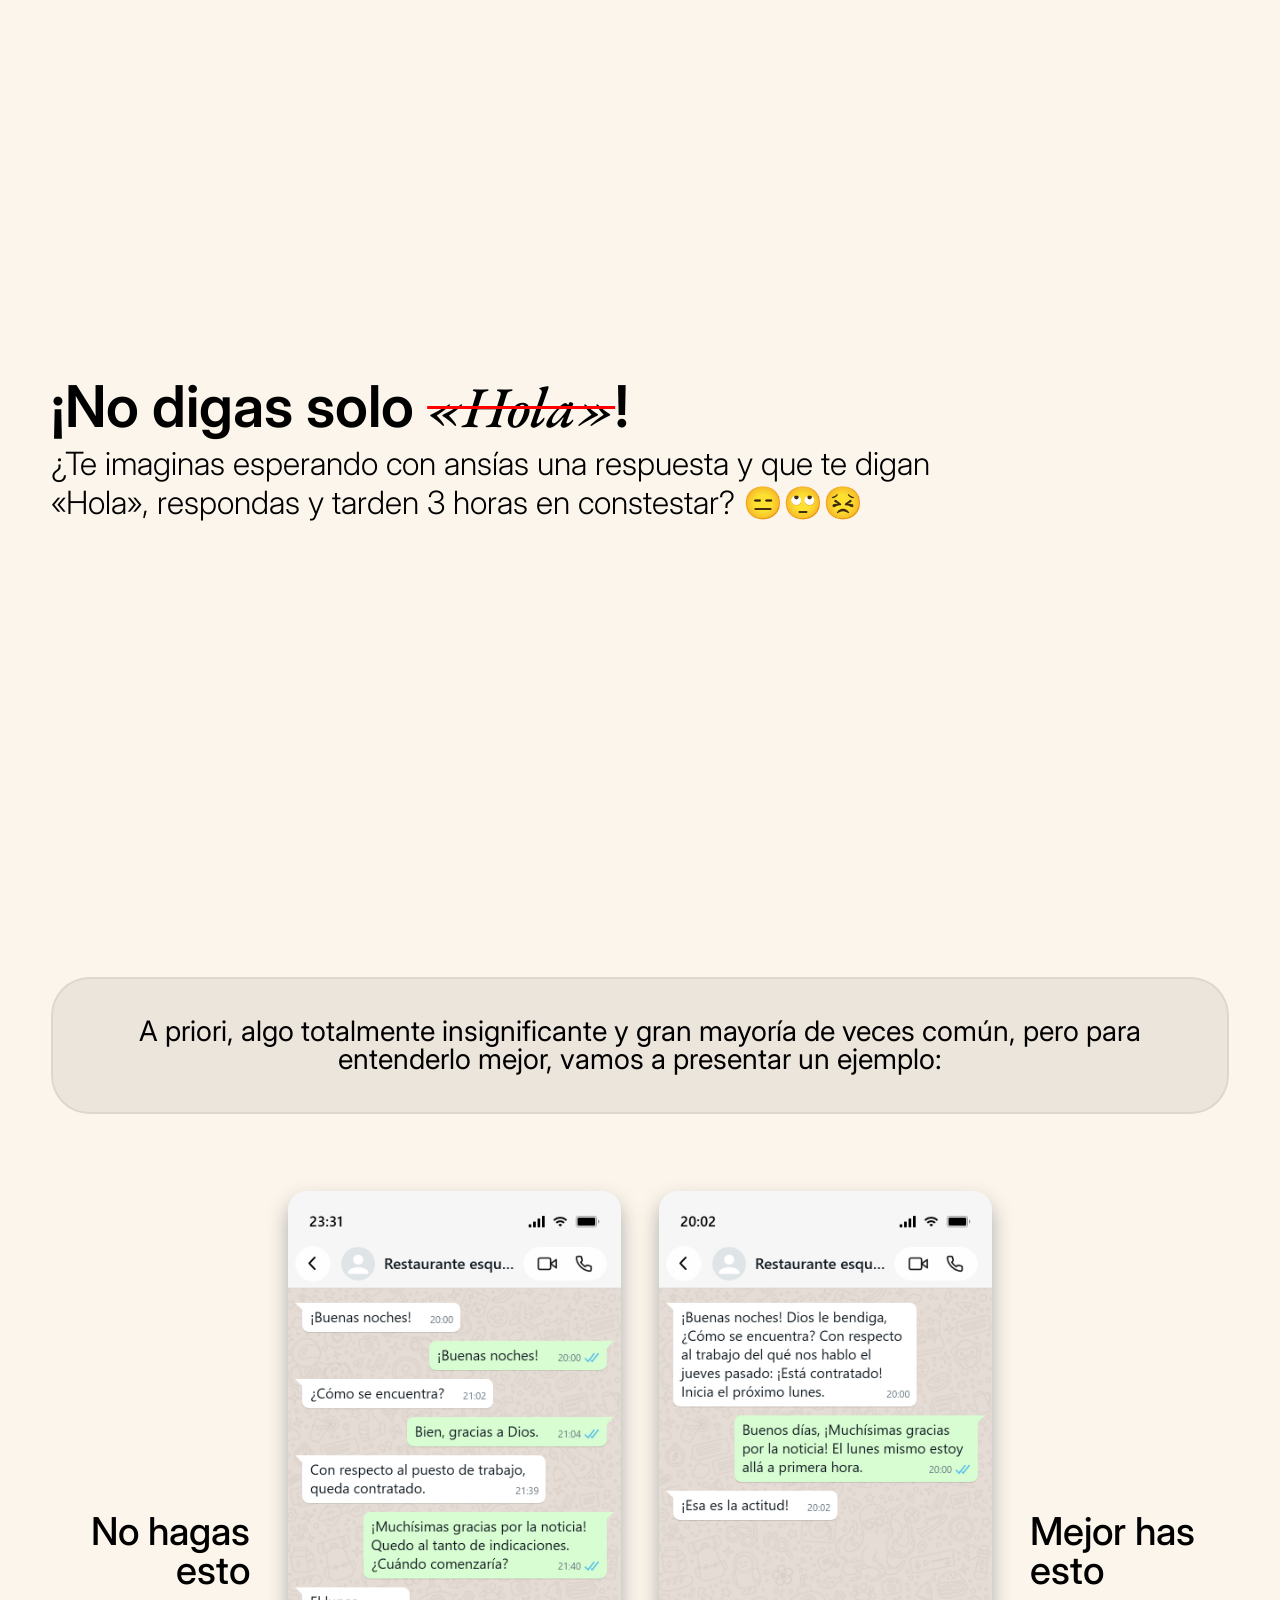
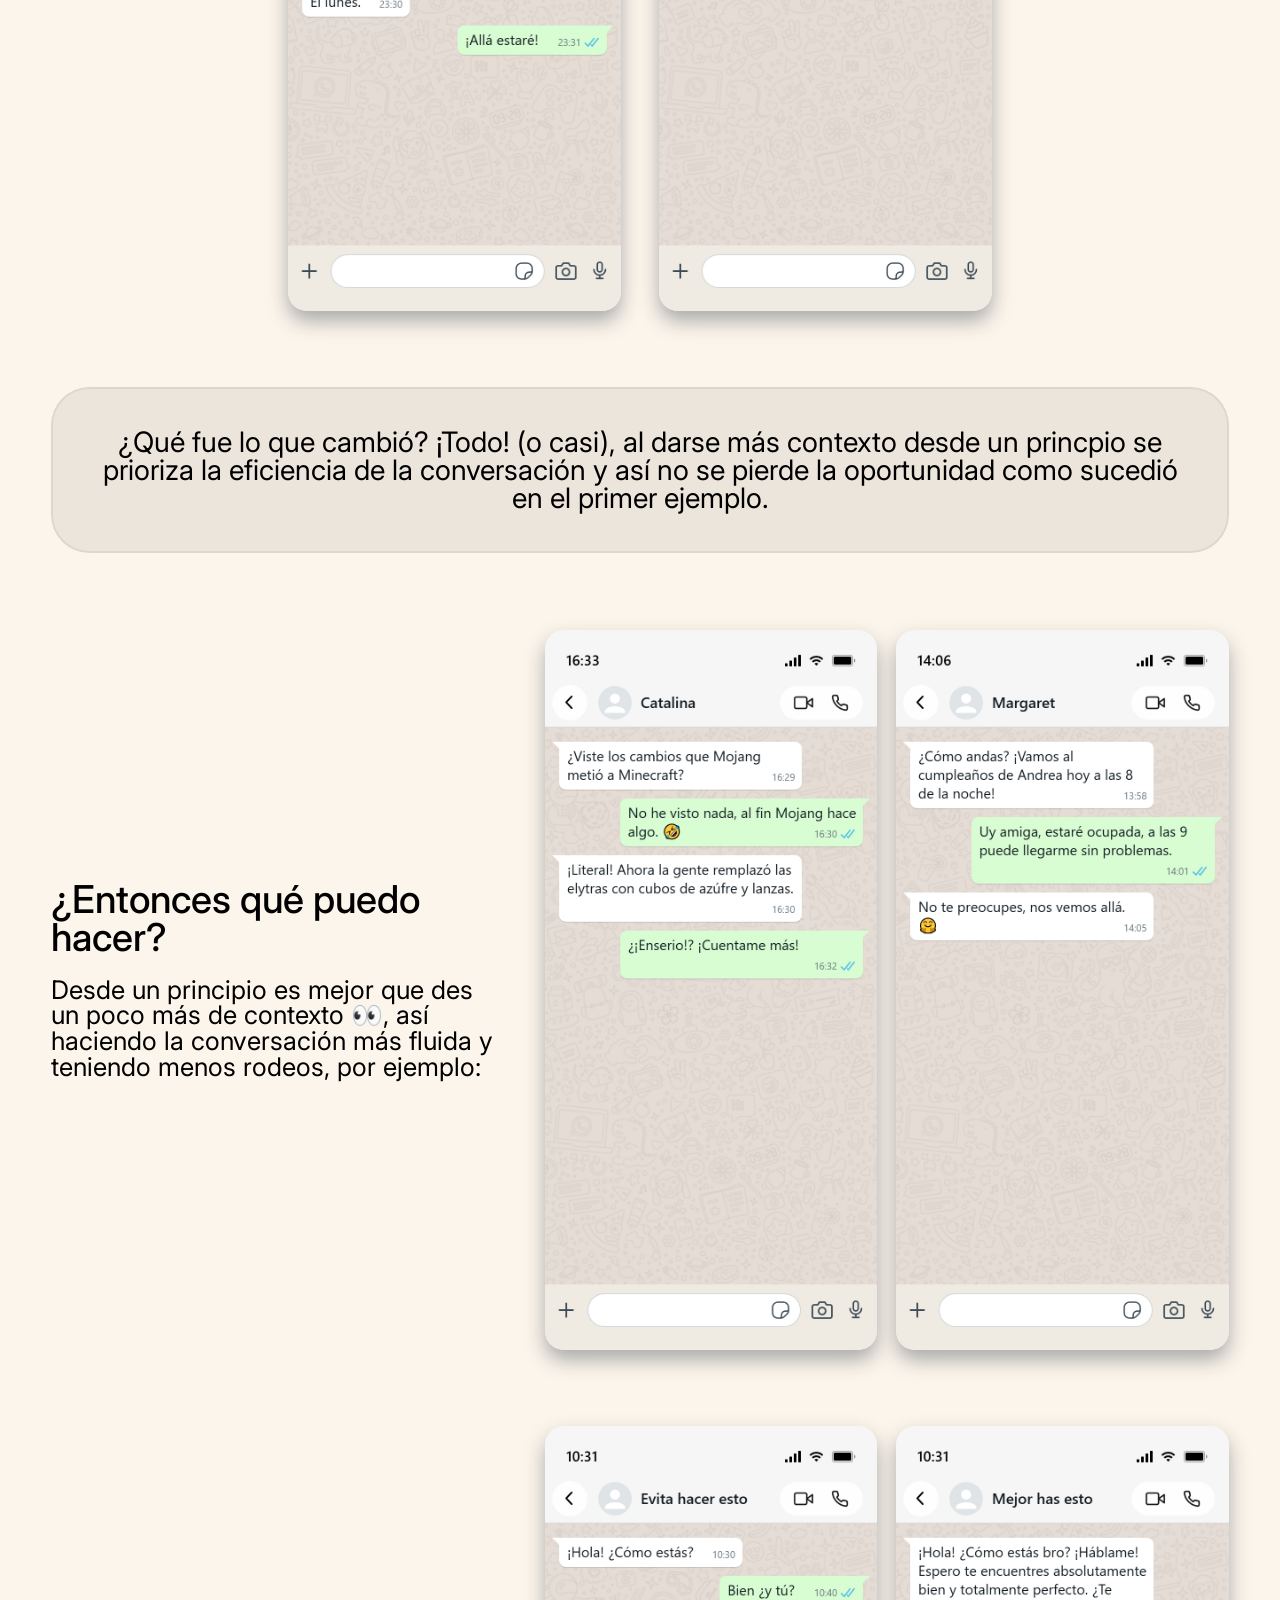
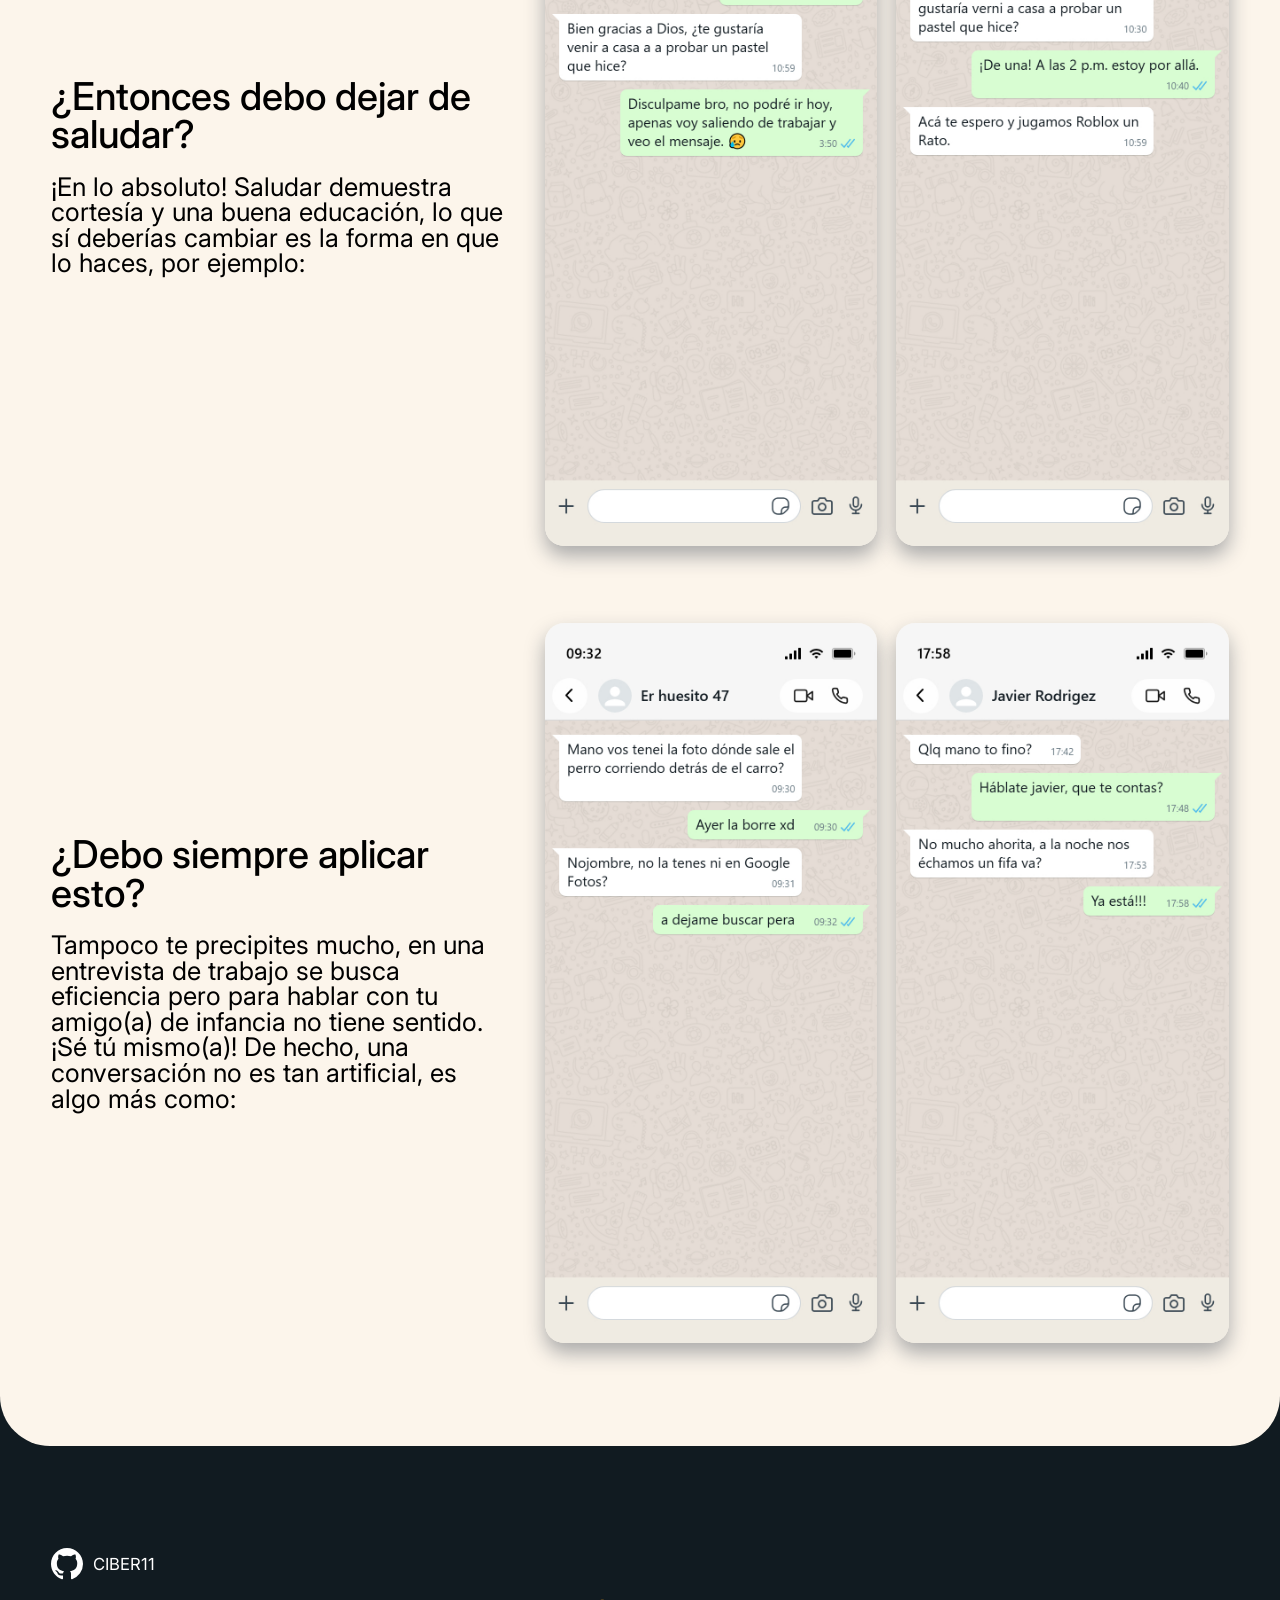
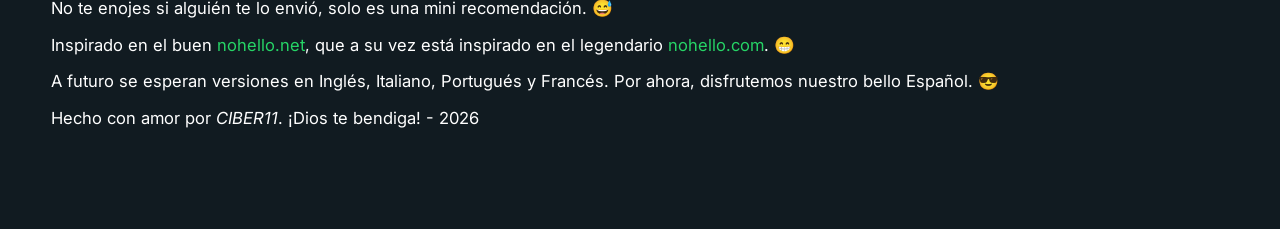
<file: index.html>
<!DOCTYPE html>
<html lang="es">

<head>
    <meta charset="UTF-8">
    <meta name="viewport" content="width=device-width, initial-scale=1.0">
    <link rel="preconnect" href="https://fonts.googleapis.com">
    <link rel="preconnect" href="https://fonts.gstatic.com" crossorigin>
    <link rel="icon" type="image/png" href="/favicon/favicon-96x96.png" sizes="96x96" />
    <link rel="icon" type="image/svg+xml" href="/favicon/favicon.svg" />
    <link rel="shortcut icon" href="/favicon/favicon.ico" />
    <link rel="apple-touch-icon" sizes="180x180" href="/favicon/apple-touch-icon.png" />
    <meta name="apple-mobile-web-app-title" content="MyWebSite" />
    <link rel="manifest" href="/favicon/site.webmanifest" />
    <link
        href="https://fonts.googleapis.com/css2?family=EB+Garamond:ital,wght@0,400..800;1,400..800&family=Geist+Mono:ital,wght@0,100..900;1,100..900&family=Inter:ital,opsz,wght@0,14..32,100..900;1,14..32,100..900&display=swap"
        rel="stylesheet">
    <link rel="stylesheet" href="style.css">
    <title>¡No digas solo «Hola»!</title>
</head>

<body>
    <main>
        <section class="introduction">
            <h1>¡No digas solo <i>«Hola»</i>!</h1>
            <h2>¿Te imaginas esperando con ansías una respuesta y que te digan «Hola», respondas y tarden 3 horas en
                constestar? 😑🙄😣</h2>
        </section>
        <p>A priori, algo totalmente insignificante y gran mayoría de veces común, pero para entenderlo mejor, vamos a
            presentar un ejemplo:</p>
        <section class="examples">
            <div class="example">
                <h3>No hagas esto</h3>
                <img src="images/1.jpg" alt="example1">
            </div>
            <div class="example er">
                <img src="images/2.jpg" alt="example2">
                <h3>Mejor has esto</h3>
            </div>
        </section>
        <p>¿Qué fue lo que cambió? ¡Todo! (o casi), al darse más contexto desde un princpio se prioriza la eficiencia de
            la conversación y así no se pierde la oportunidad como sucedió en el primer ejemplo.</p>
        <section class="recommendations">
            <div class="text">
                <h3>¿Entonces qué puedo hacer?</h3>
                <p>Desde un principio es mejor que des un poco más de contexto 👀, así haciendo la conversación más
                    fluida y teniendo menos rodeos, por ejemplo:</p>
            </div>
            <div class="images">
                <img src="images/3.jpg" alt="example3">
                <img src="images/4.jpg" alt="example4">
            </div>
        </section>
        <section class="recommendations">
            <div class="text">
                <h3>¿Entonces debo dejar de saludar?</h3>
                <p>¡En lo absoluto! Saludar demuestra cortesía y una buena educación, lo que sí deberías cambiar es la
                    forma en que lo haces, por ejemplo:</p>
            </div>
            <div class="images">
                <img src="images/5.jpg" alt="example3">
                <img src="images/6.jpg" alt="example4">
            </div>
        </section>
        <section class="recommendations">
            <div class="text">
                <h3>¿Debo siempre aplicar esto?</h3>
                <p>Tampoco te precipites mucho, en una entrevista de trabajo se busca eficiencia pero para hablar con tu
                    amigo(a) de infancia no tiene sentido. ¡Sé tú mismo(a)! De hecho, una conversación no es tan
                    artificial, es algo más como:</p>
            </div>
            <div class="images">
                <img src="images/7.jpg" alt="example3">
                <img src="images/8.jpg" alt="example4">
            </div>
        </section>
    </main>
    <footer>
        <a href="https://github.com/CIBER11" target="_blank" rel="noopener noreferrer" aria-label="GitHub">
            <svg height="32" width="32" viewBox="0 0 16 16" fill="currentColor">
                <path
                    d="M8 0C3.58 0 0 3.58 0 8c0 3.54 2.29 6.53 5.47 7.59.4.07.55-.17.55-.38 0-.19-.01-.82-.01-1.49-2.01.37-2.53-.49-2.69-.94-.09-.23-.48-.94-.82-1.13-.28-.15-.68-.52-.01-.53.63-.01 1.08.58 1.23.82.72 1.21 1.87.87 2.33.66.07-.52.28-.87.51-1.07-1.78-.2-3.64-.89-3.64-3.95 0-.87.31-1.59.82-2.15-.08-.2-.36-1.02.08-2.12 0 0 .67-.21 2.2.82.64-.18 1.32-.27 2-.27.68 0 1.36.09 2 .27 1.53-1.04 2.2-.82 2.2-.82.44 1.1.16 1.92.08 2.12.51.56.82 1.28.82 2.15 0 3.07-1.87 3.75-3.65 3.95.29.25.54.73.54 1.48 0 1.07-.01 1.93-.01 2.2 0 .21.15.46.55.38A8.013 8.013 0 0016 8c0-4.42-3.58-8-8-8z">
                </path>
            </svg>
            CIBER11
        </a>
        <p>No te enojes si alguién te lo envió, solo es una mini recomendación. 😅</p>
        <p>Inspirado en el buen <a href="https://nohello.net/es/">nohello.net</a>, que a su vez está inspirado en el
            legendario <a href="https://www.nohello.com/">nohello.com</a>. 😁</p>
        <p>A futuro se esperan versiones en Inglés, Italiano, Portugués y Francés. Por ahora, disfrutemos nuestro bello
            Español. 😎</p>
        <p>Hecho con amor por <i>CIBER11</i>. ¡Dios te bendiga! - 2026</p>
    </footer>
</body>

</html>
</file>
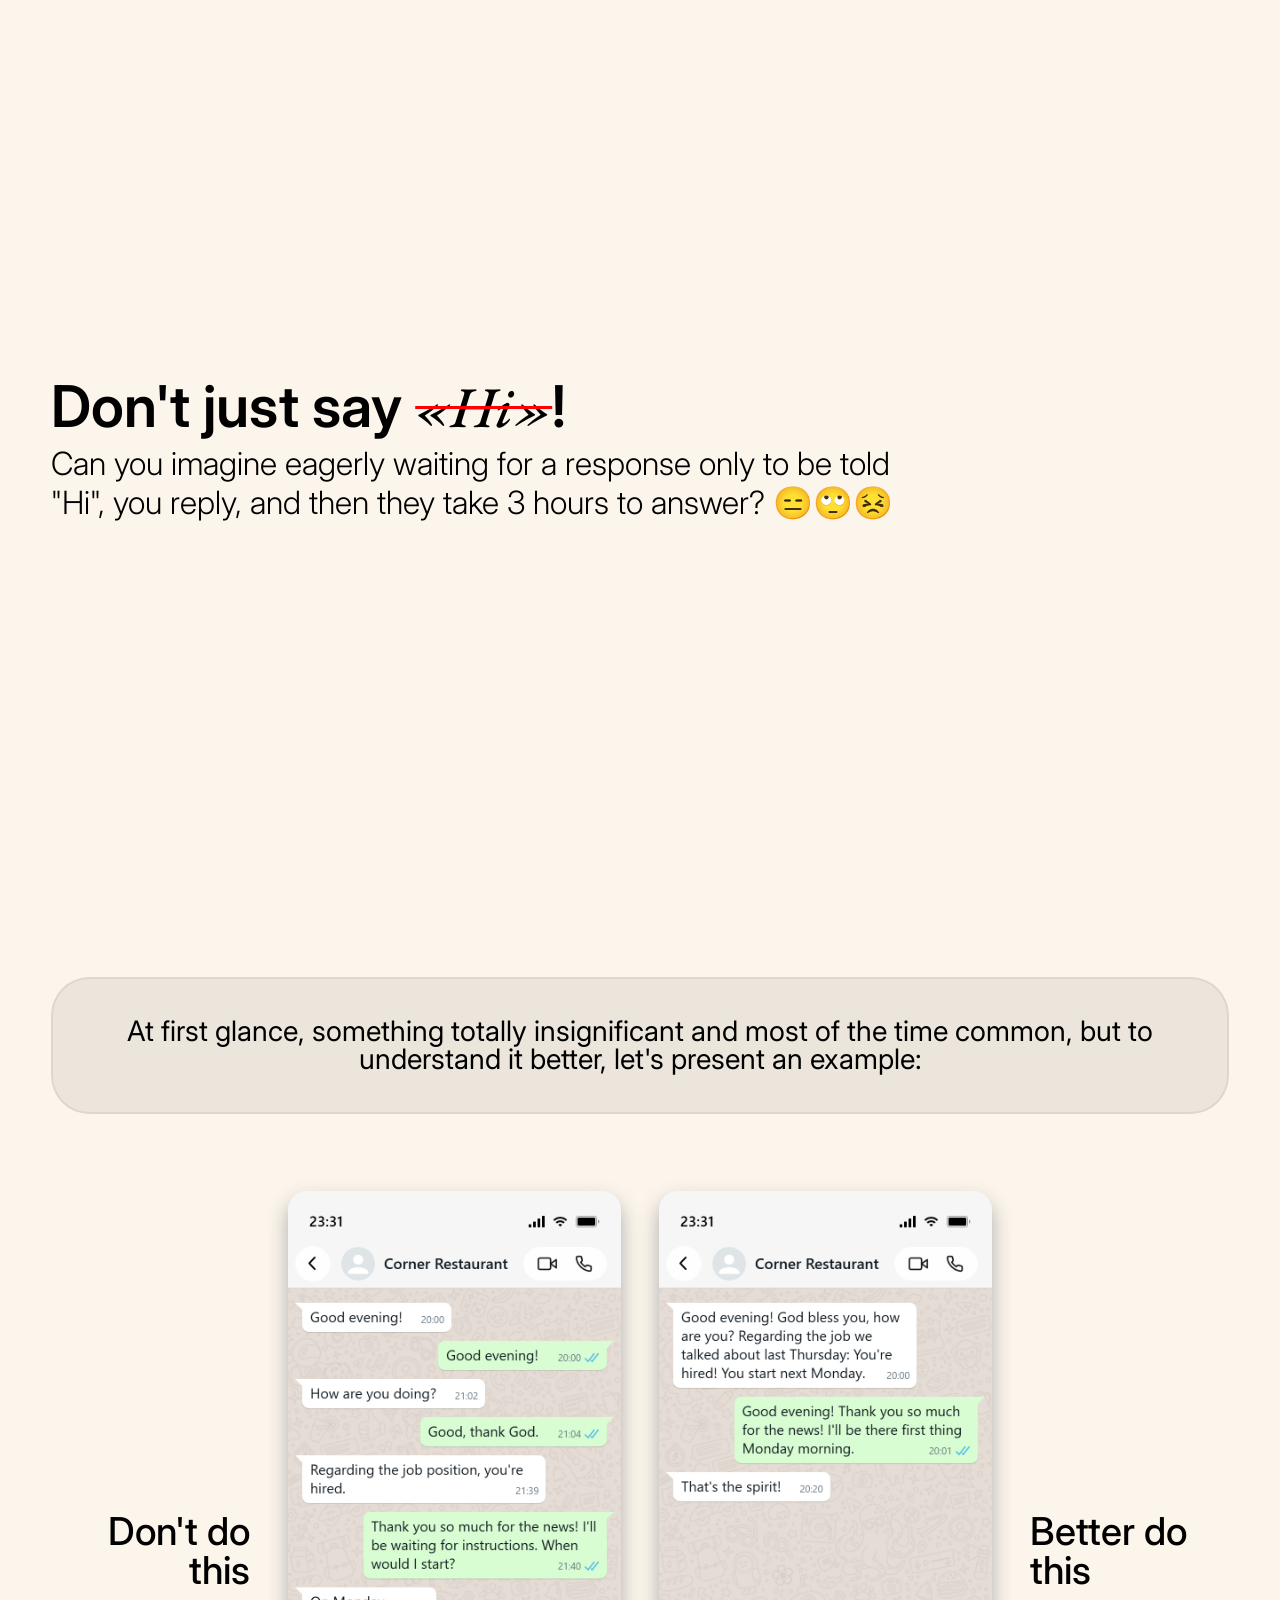
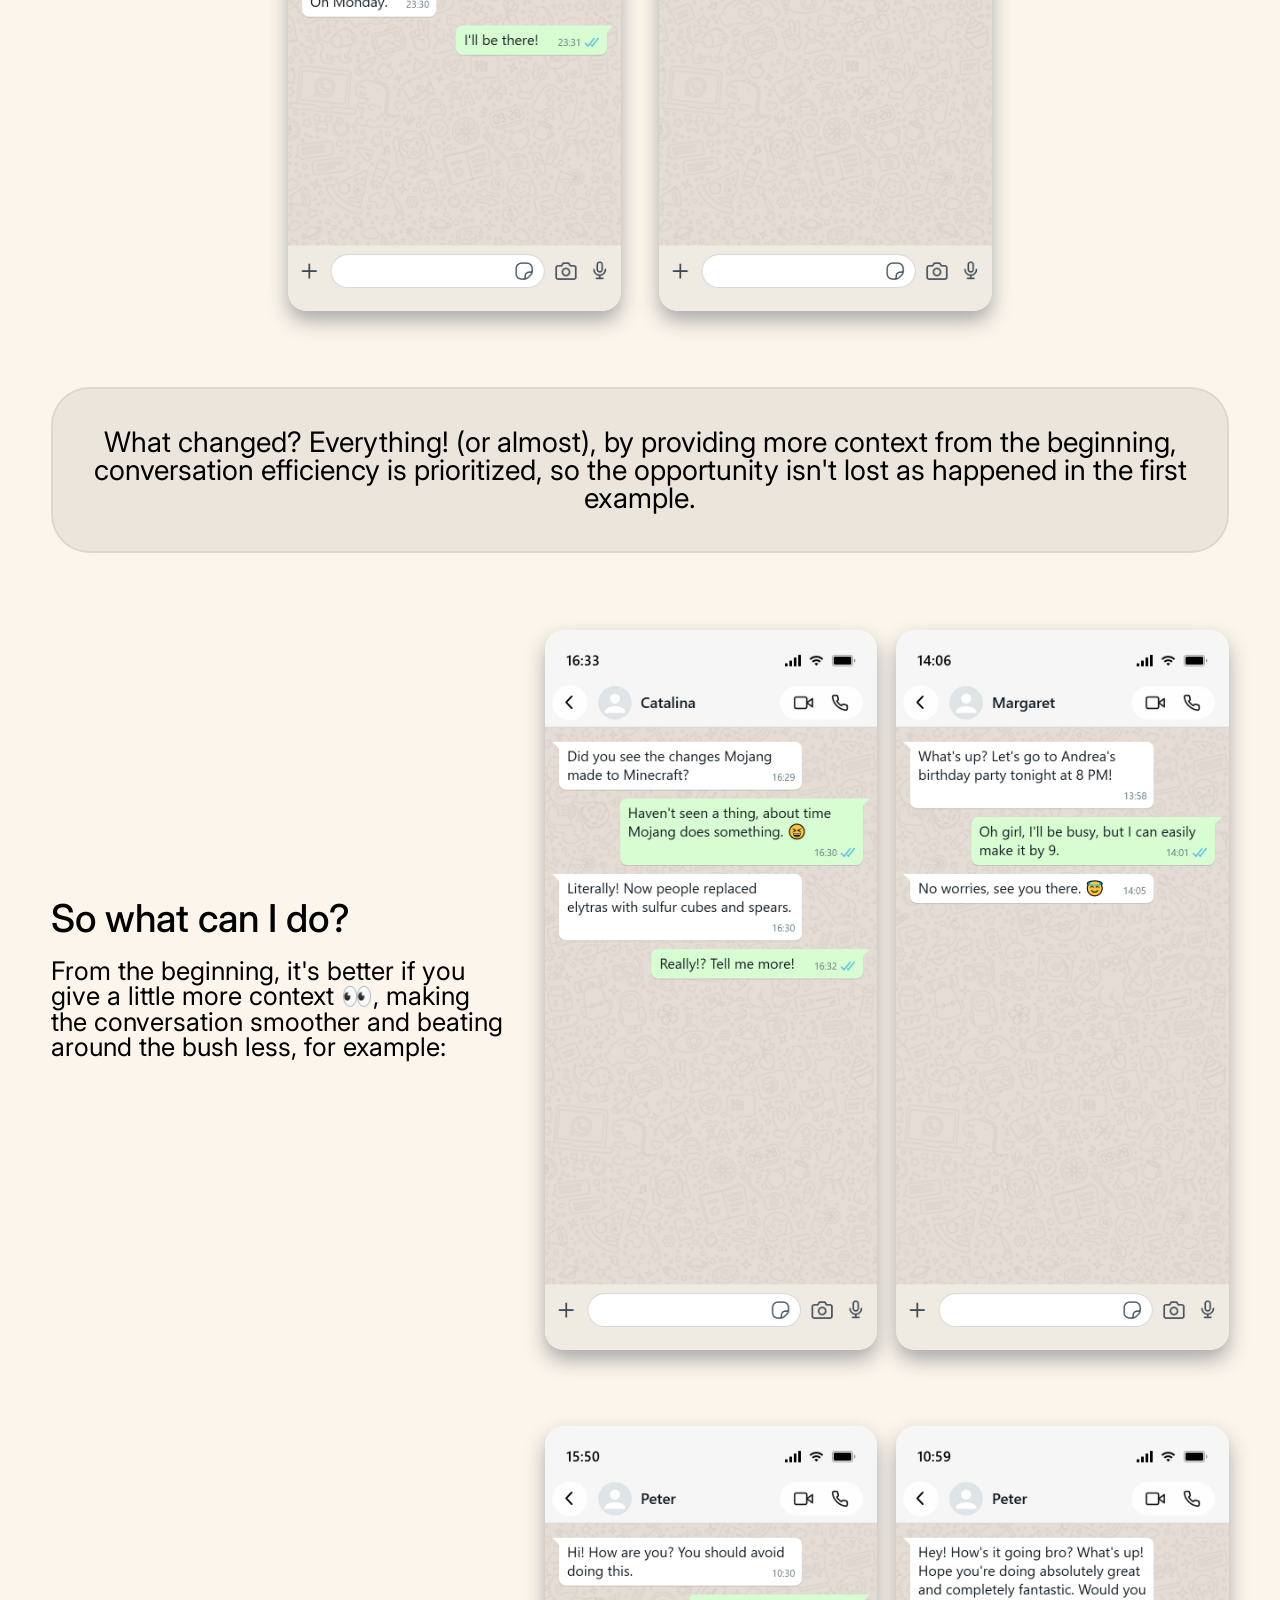
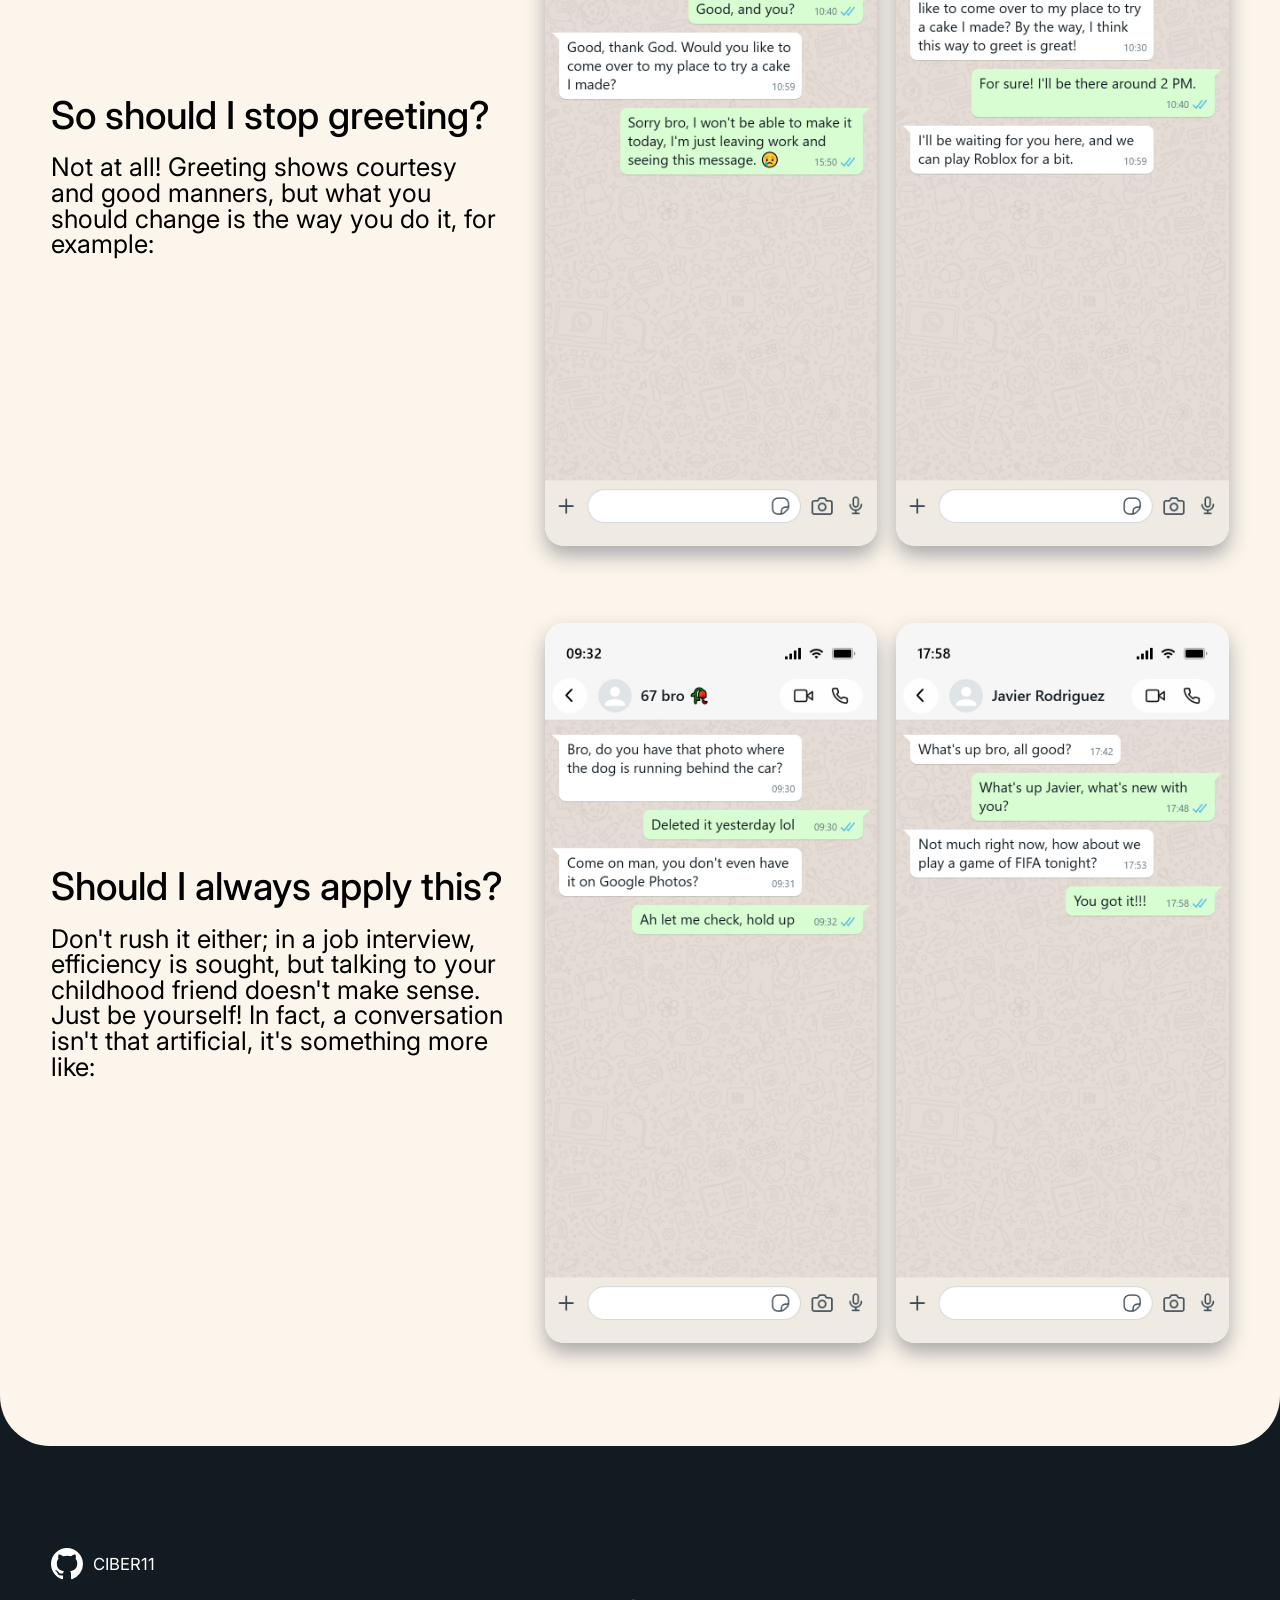
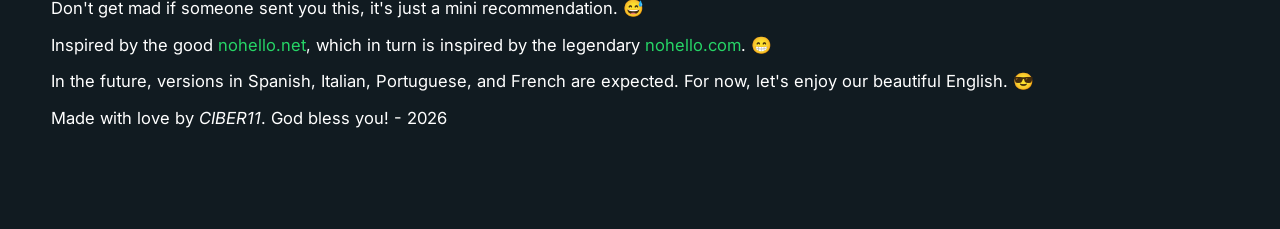
<file: en/index.html>
<!DOCTYPE html>
<html lang="en">

<head>
    <meta charset="UTF-8">
    <meta name="viewport" content="width=device-width, initial-scale=1.0">
    <link rel="preconnect" href="https://fonts.googleapis.com">
    <link rel="preconnect" href="https://fonts.gstatic.com" crossorigin>
    <link rel="icon" type="image/png" href="/en/favicon/favicon-96x96.png" sizes="96x96" />
    <link rel="icon" type="image/svg+xml" href="/en/favicon/favicon.svg" />
    <link rel="shortcut icon" href="/en/favicon/favicon.ico" />
    <link rel="apple-touch-icon" sizes="180x180" href="/en/favicon/apple-touch-icon.png" />
    <meta name="apple-mobile-web-app-title" content="No hi" />
    <link rel="manifest" href="/en/favicon/site.webmanifest" />
    <link
        href="https://fonts.googleapis.com/css2?family=EB+Garamond:ital,wght@0,400..800;1,400..800&family=Geist+Mono:ital,wght@0,100..900;1,100..900&family=Inter:ital,opsz,wght@0,14..32,100..900;1,14..32,100..900&display=swap"
        rel="stylesheet">
    <link rel="stylesheet" href="/style.css">
    <title>Don't just say "Hi"!</title>
</head>

<body>
    <main>
        <section class="introduction">
            <h1>Don't just say <i>«Hi»</i>!</h1>
            <h2>Can you imagine eagerly waiting for a response only to be told "Hi", you reply, and then they take 3
                hours to answer? 😑🙄😣</h2>
        </section>
        <p>At first glance, something totally insignificant and most of the time common, but to understand it better,
            let's present an example:</p>
        <section class="examples">
            <div class="example">
                <h3>Don't do this</h3>
                <img src="/en/images/1.jpg" alt="example1">
            </div>
            <div class="example er">
                <img src="/en/images/2.jpg" alt="example2">
                <h3>Better do this</h3>
            </div>
        </section>
        <p>What changed? Everything! (or almost), by providing more context from the beginning, conversation efficiency
            is prioritized, so the opportunity isn't lost as happened in the first example.</p>
        <section class="recommendations">
            <div class="text">
                <h3>So what can I do?</h3>
                <p>From the beginning, it's better if you give a little more context 👀, making the conversation
                    smoother and beating around the bush less, for example:</p>
            </div>
            <div class="images">
                <img src="/en/images/3.jpg" alt="example3">
                <img src="/en/images/4.jpg" alt="example4">
            </div>
        </section>
        <section class="recommendations">
            <div class="text">
                <h3>So should I stop greeting?</h3>
                <p>Not at all! Greeting shows courtesy and good manners, but what you should change is the way you do
                    it, for example:</p>
            </div>
            <div class="images">
                <img src="/en/images/5.jpg" alt="example3">
                <img src="/en/images/6.jpg" alt="example4">
            </div>
        </section>
        <section class="recommendations">
            <div class="text">
                <h3>Should I always apply this?</h3>
                <p>Don't rush it either; in a job interview, efficiency is sought, but talking to your childhood friend
                    doesn't make sense. Just be yourself! In fact, a conversation isn't that artificial, it's something
                    more like:</p>
            </div>
            <div class="images">
                <img src="/en/images/7.jpg" alt="example3">
                <img src="/en/images/8.jpg" alt="example4">
            </div>
        </section>
    </main>
    <footer>
        <a href="https://github.com/CIBER11" target="_blank" rel="noopener noreferrer" aria-label="GitHub">
            <svg height="32" width="32" viewBox="0 0 16 16" fill="currentColor">
                <path
                    d="M8 0C3.58 0 0 3.58 0 8c0 3.54 2.29 6.53 5.47 7.59.4.07.55-.17.55-.38 0-.19-.01-.82-.01-1.49-2.01.37-2.53-.49-2.69-.94-.09-.23-.48-.94-.82-1.13-.28-.15-.68-.52-.01-.53.63-.01 1.08.58 1.23.82.72 1.21 1.87.87 2.33.66.07-.52.28-.87.51-1.07-1.78-.2-3.64-.89-3.64-3.95 0-.87.31-1.59.82-2.15-.08-.2-.36-1.02.08-2.12 0 0 .67-.21 2.2.82.64-.18 1.32-.27 2-.27.68 0 1.36.09 2 .27 1.53-1.04 2.2-.82 2.2-.82.44 1.1.16 1.92.08 2.12.51.56.82 1.28.82 2.15 0 3.07-1.87 3.75-3.65 3.95.29.25.54.73.54 1.48 0 1.07-.01 1.93-.01 2.2 0 .21.15.46.55.38A8.013 8.013 0 0016 8c0-4.42-3.58-8-8-8z">
                </path>
            </svg>
            CIBER11
        </a>
        <p>Don't get mad if someone sent you this, it's just a mini recommendation. 😅</p>
        <p>Inspired by the good <a href="https://nohello.net/en/">nohello.net</a>, which in turn is inspired by the
            legendary <a href="https://www.nohello.com/">nohello.com</a>. 😁</p>
        <p>In the future, versions in Spanish, Italian, Portuguese, and French are expected. For now, let's enjoy our
            beautiful English. 😎</p>
        <p>Made with love by <i>CIBER11</i>. God bless you! - 2026</p>
    </footer>
</body>

</html>
</file>
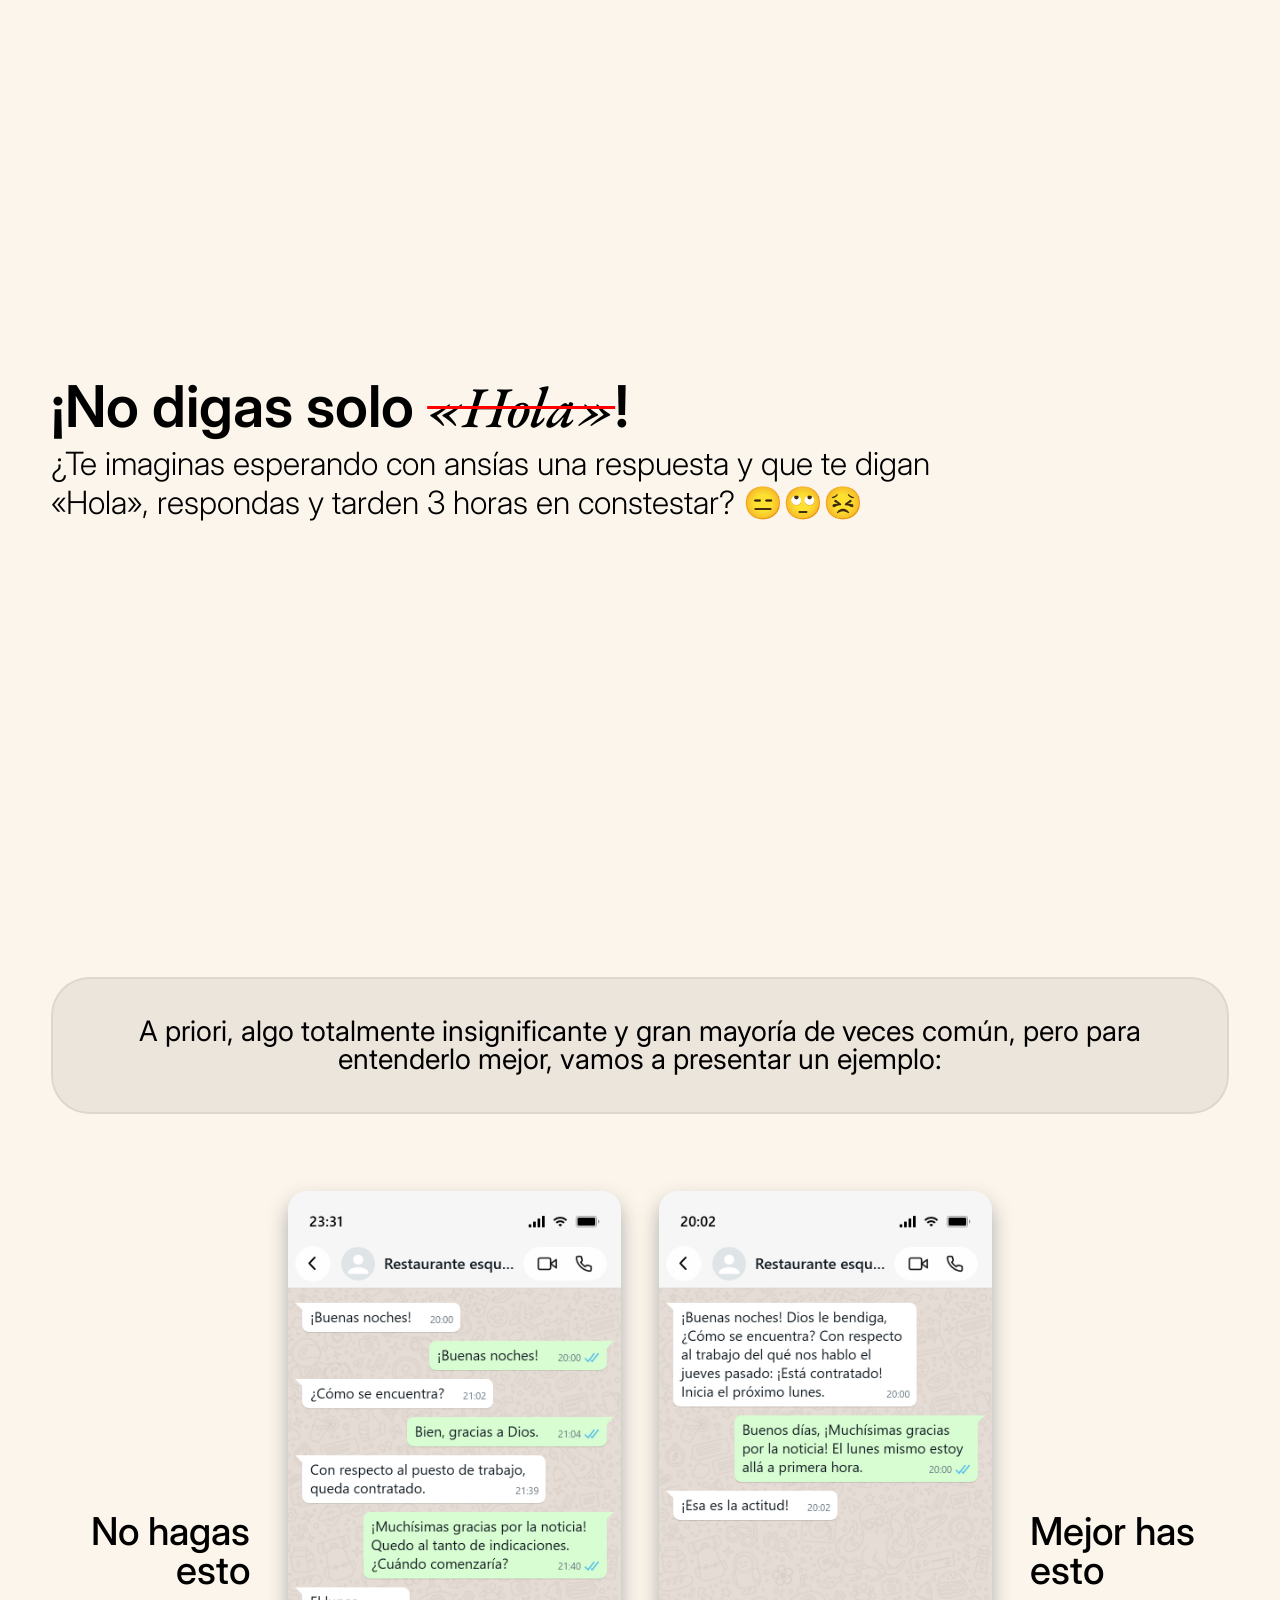
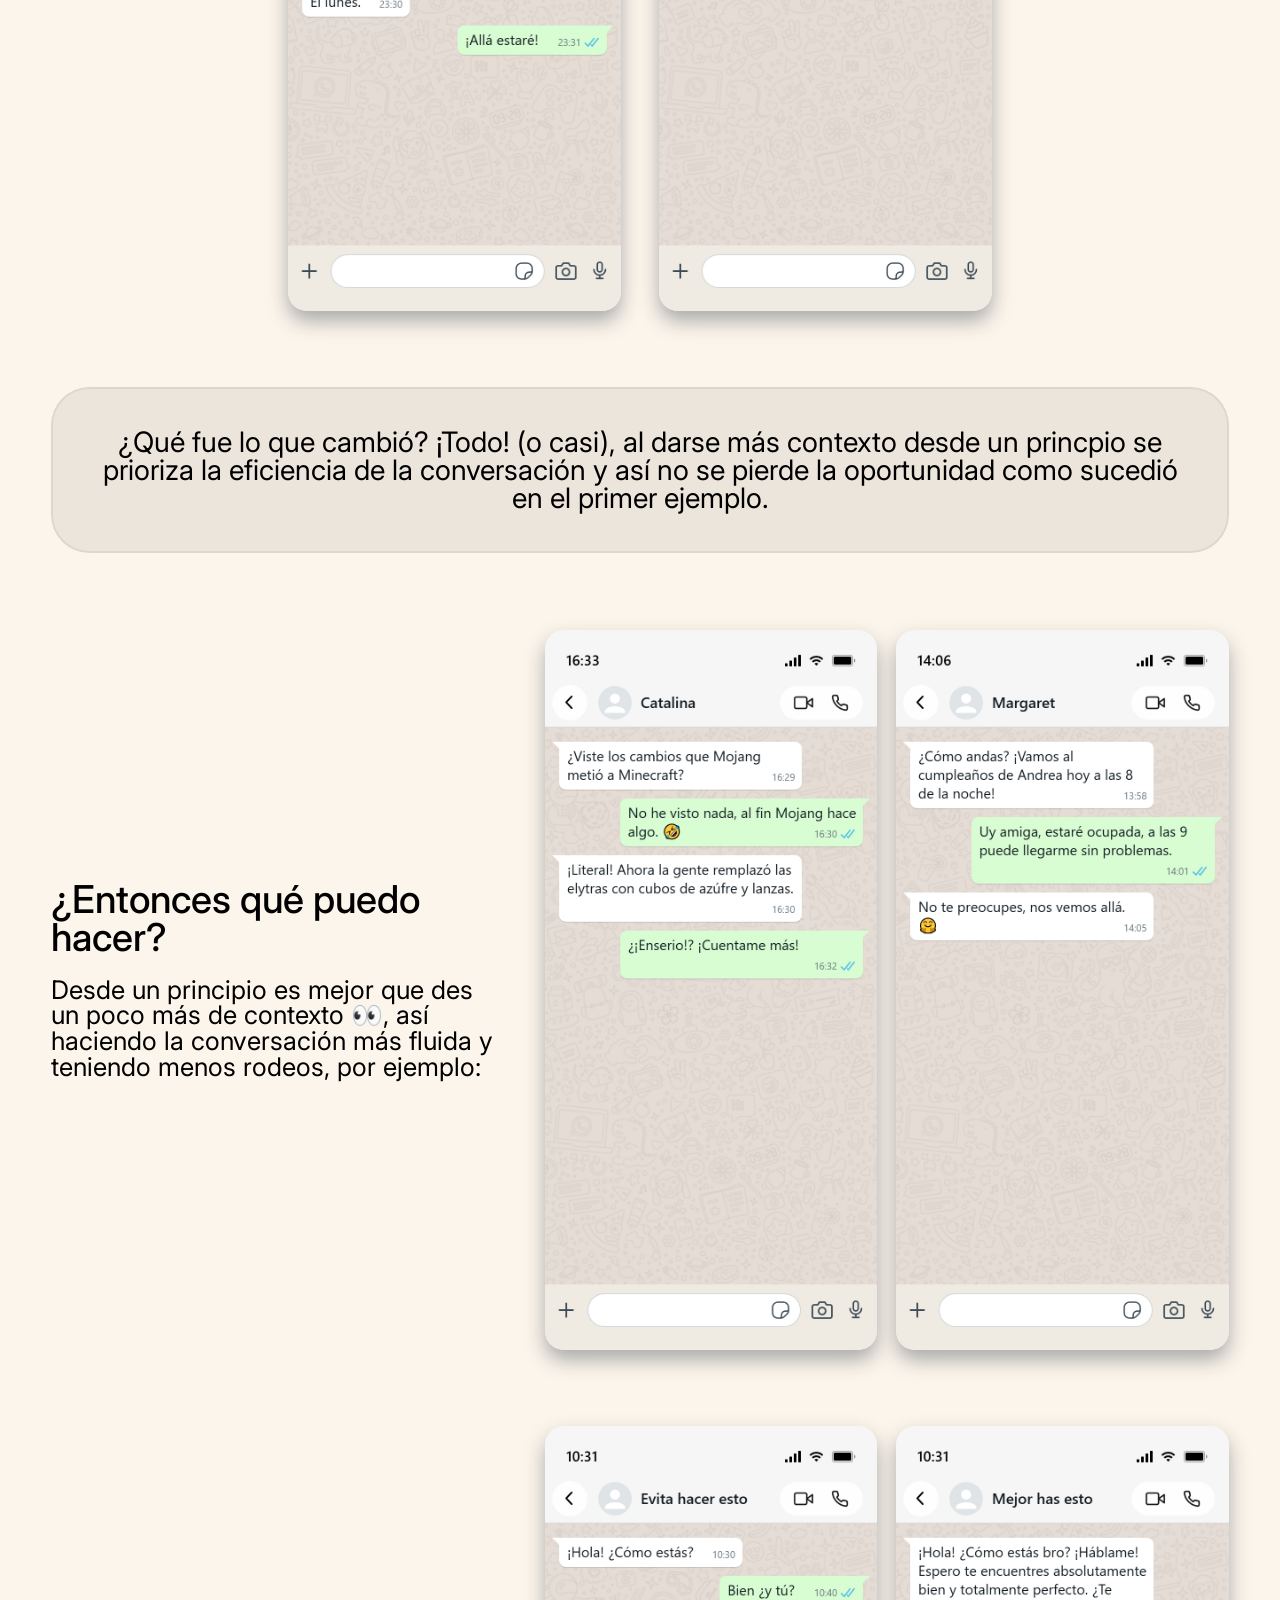
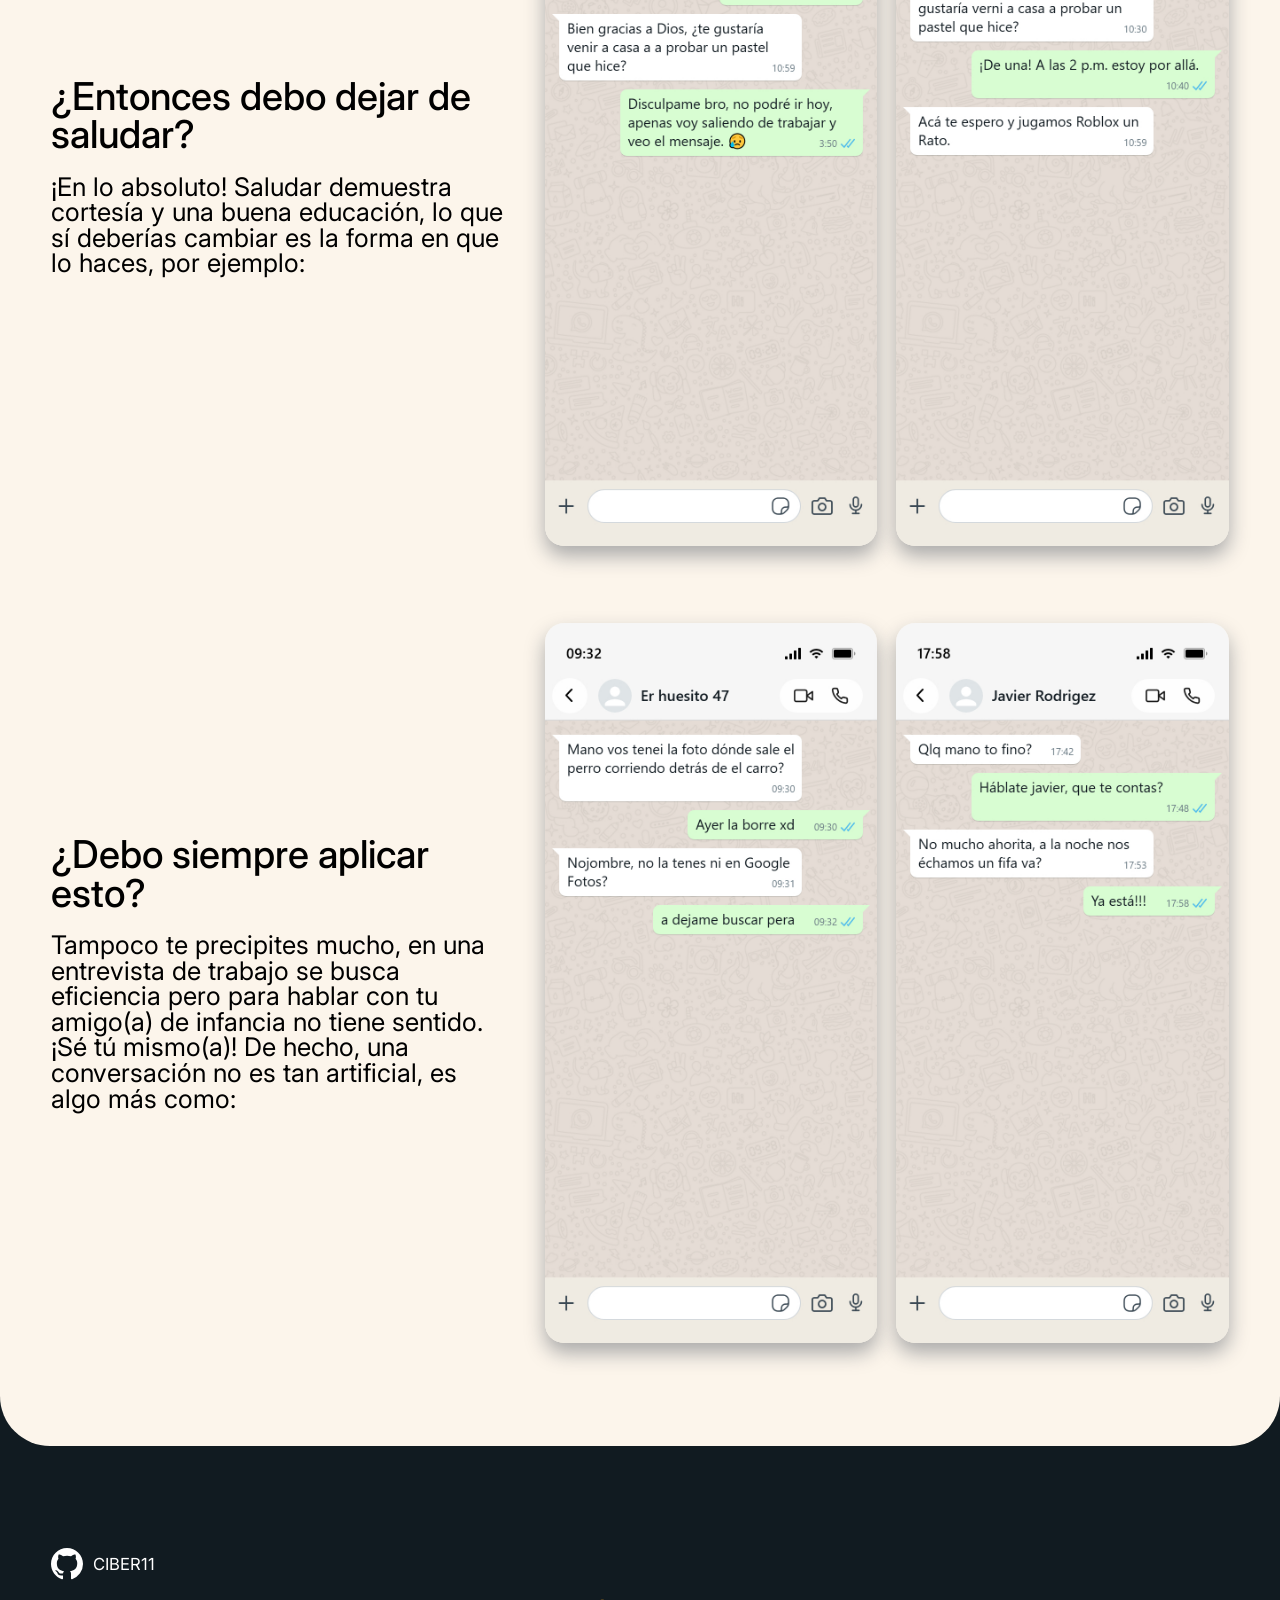
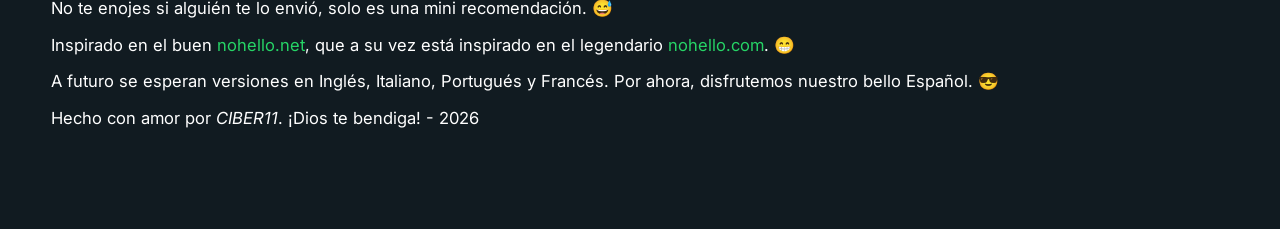
<file: es/index.html>
<!DOCTYPE html>
<html lang="es">

<head>
    <meta charset="UTF-8">
    <meta name="viewport" content="width=device-width, initial-scale=1.0">
    <link rel="preconnect" href="https://fonts.googleapis.com">
    <link rel="preconnect" href="https://fonts.gstatic.com" crossorigin>
    <link rel="icon" type="image/png" href="/es/favicon/favicon-96x96.png" sizes="96x96" />
    <link rel="icon" type="image/svg+xml" href="/es/favicon/favicon.svg" />
    <link rel="shortcut icon" href="/es/favicon/favicon.ico" />
    <link rel="apple-touch-icon" sizes="180x180" href="/es/favicon/apple-touch-icon.png" />
    <meta name="apple-mobile-web-app-title" content="No hi" />
    <link rel="manifest" href="/es/favicon/site.webmanifest" />
    <link
        href="https://fonts.googleapis.com/css2?family=EB+Garamond:ital,wght@0,400..800;1,400..800&family=Geist+Mono:ital,wght@0,100..900;1,100..900&family=Inter:ital,opsz,wght@0,14..32,100..900;1,14..32,100..900&display=swap"
        rel="stylesheet">
    <link rel="stylesheet" href="/style.css">
    <title>¡No digas solo «Hola»!</title>
</head>

<body>
    <main>
        <section class="introduction">
            <h1>¡No digas solo <i>«Hola»</i>!</h1>
            <h2>¿Te imaginas esperando con ansías una respuesta y que te digan «Hola», respondas y tarden 3 horas en
                constestar? 😑🙄😣</h2>
        </section>
        <p>A priori, algo totalmente insignificante y gran mayoría de veces común, pero para entenderlo mejor, vamos a
            presentar un ejemplo:</p>
        <section class="examples">
            <div class="example">
                <h3>No hagas esto</h3>
                <img src="images/1.jpg" alt="example1">
            </div>
            <div class="example er">
                <img src="images/2.jpg" alt="example2">
                <h3>Mejor has esto</h3>
            </div>
        </section>
        <p>¿Qué fue lo que cambió? ¡Todo! (o casi), al darse más contexto desde un princpio se prioriza la eficiencia de
            la conversación y así no se pierde la oportunidad como sucedió en el primer ejemplo.</p>
        <section class="recommendations">
            <div class="text">
                <h3>¿Entonces qué puedo hacer?</h3>
                <p>Desde un principio es mejor que des un poco más de contexto 👀, así haciendo la conversación más
                    fluida y teniendo menos rodeos, por ejemplo:</p>
            </div>
            <div class="images">
                <img src="images/3.jpg" alt="example3">
                <img src="images/4.jpg" alt="example4">
            </div>
        </section>
        <section class="recommendations">
            <div class="text">
                <h3>¿Entonces debo dejar de saludar?</h3>
                <p>¡En lo absoluto! Saludar demuestra cortesía y una buena educación, lo que sí deberías cambiar es la
                    forma en que lo haces, por ejemplo:</p>
            </div>
            <div class="images">
                <img src="images/5.jpg" alt="example3">
                <img src="images/6.jpg" alt="example4">
            </div>
        </section>
        <section class="recommendations">
            <div class="text">
                <h3>¿Debo siempre aplicar esto?</h3>
                <p>Tampoco te precipites mucho, en una entrevista de trabajo se busca eficiencia pero para hablar con tu
                    amigo(a) de infancia no tiene sentido. ¡Sé tú mismo(a)! De hecho, una conversación no es tan
                    artificial, es algo más como:</p>
            </div>
            <div class="images">
                <img src="images/7.jpg" alt="example3">
                <img src="images/8.jpg" alt="example4">
            </div>
        </section>
    </main>
    <footer>
        <a href="https://github.com/CIBER11" target="_blank" rel="noopener noreferrer" aria-label="GitHub">
            <svg height="32" width="32" viewBox="0 0 16 16" fill="currentColor">
                <path
                    d="M8 0C3.58 0 0 3.58 0 8c0 3.54 2.29 6.53 5.47 7.59.4.07.55-.17.55-.38 0-.19-.01-.82-.01-1.49-2.01.37-2.53-.49-2.69-.94-.09-.23-.48-.94-.82-1.13-.28-.15-.68-.52-.01-.53.63-.01 1.08.58 1.23.82.72 1.21 1.87.87 2.33.66.07-.52.28-.87.51-1.07-1.78-.2-3.64-.89-3.64-3.95 0-.87.31-1.59.82-2.15-.08-.2-.36-1.02.08-2.12 0 0 .67-.21 2.2.82.64-.18 1.32-.27 2-.27.68 0 1.36.09 2 .27 1.53-1.04 2.2-.82 2.2-.82.44 1.1.16 1.92.08 2.12.51.56.82 1.28.82 2.15 0 3.07-1.87 3.75-3.65 3.95.29.25.54.73.54 1.48 0 1.07-.01 1.93-.01 2.2 0 .21.15.46.55.38A8.013 8.013 0 0016 8c0-4.42-3.58-8-8-8z">
                </path>
            </svg>
            CIBER11
        </a>
        <p>No te enojes si alguién te lo envió, solo es una mini recomendación. 😅</p>
        <p>Inspirado en el buen <a href="https://nohello.net/es/">nohello.net</a>, que a su vez está inspirado en el
            legendario <a href="https://www.nohello.com/">nohello.com</a>. 😁</p>
        <p>A futuro se esperan versiones en Inglés, Italiano, Portugués y Francés. Por ahora, disfrutemos nuestro bello
            Español. 😎</p>
        <p>Hecho con amor por <i>CIBER11</i>. ¡Dios te bendiga! - 2026</p>
    </footer>
</body>

</html>
</file>
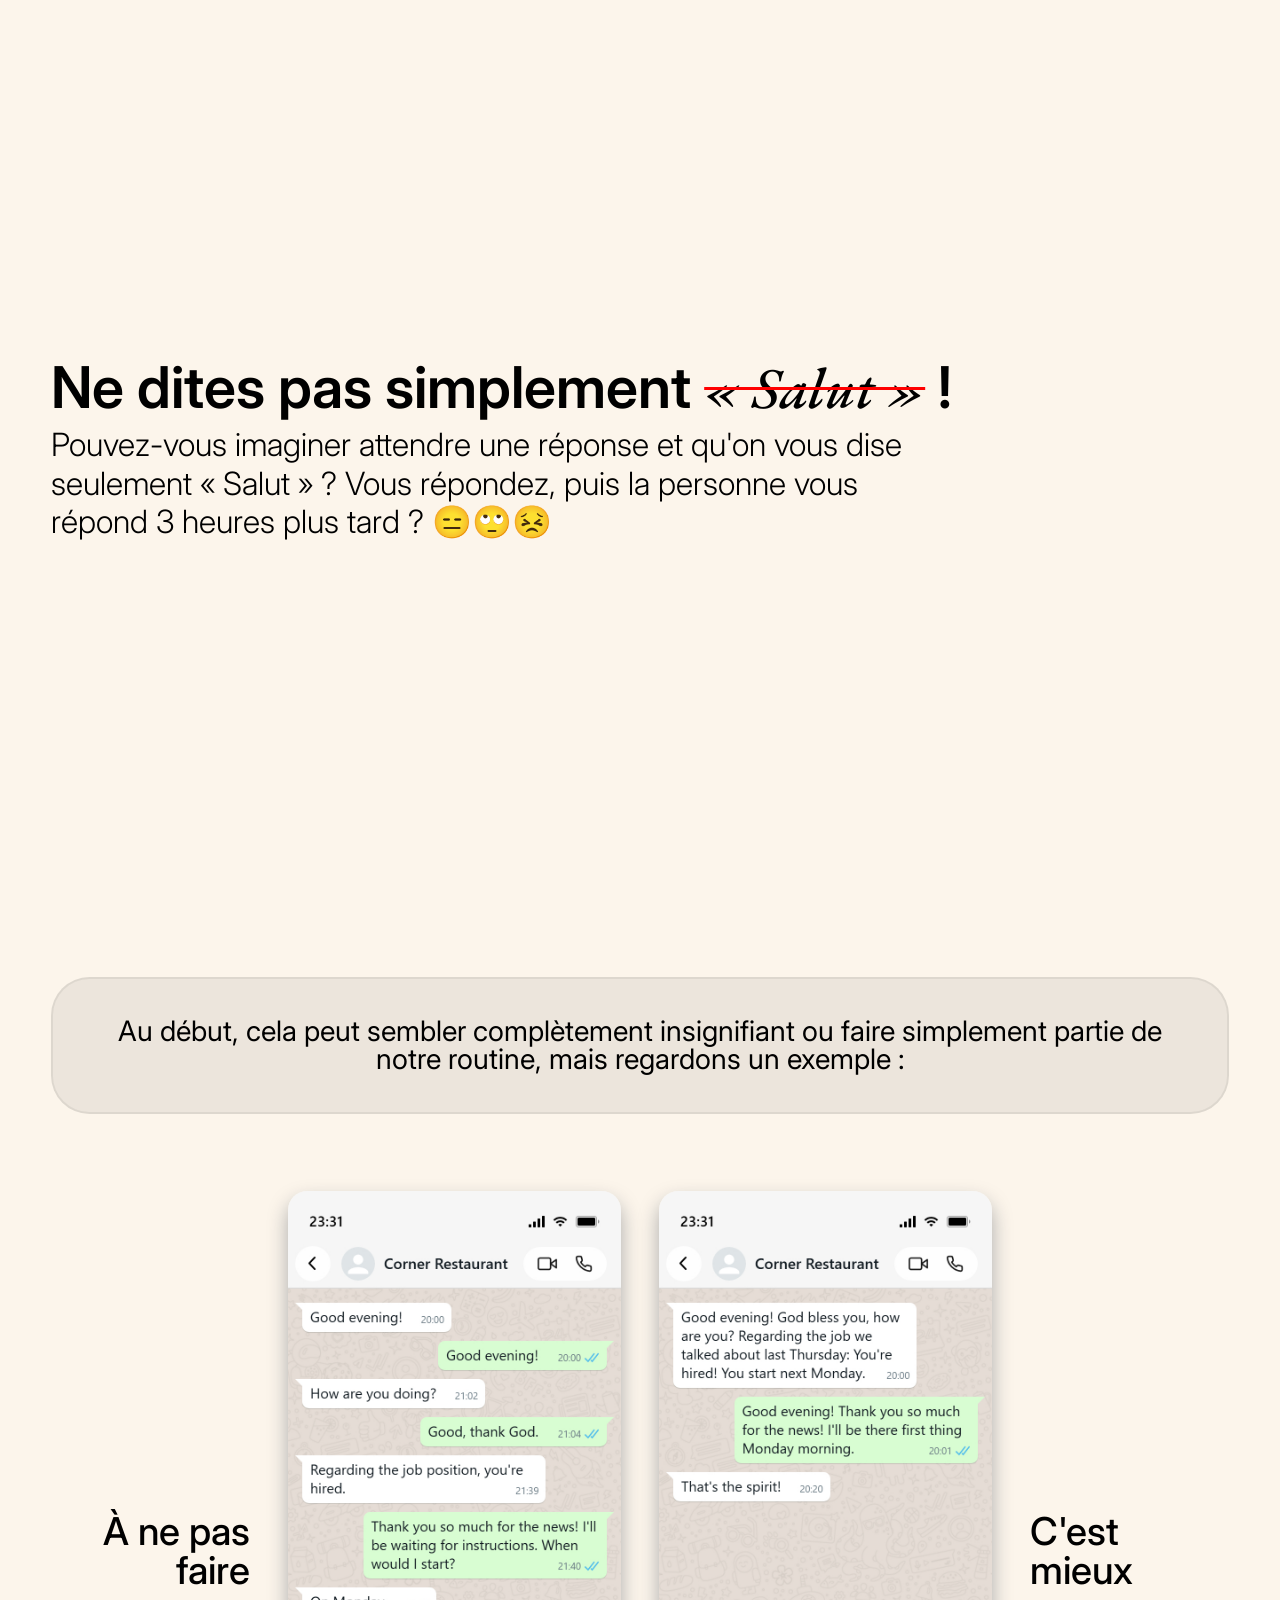
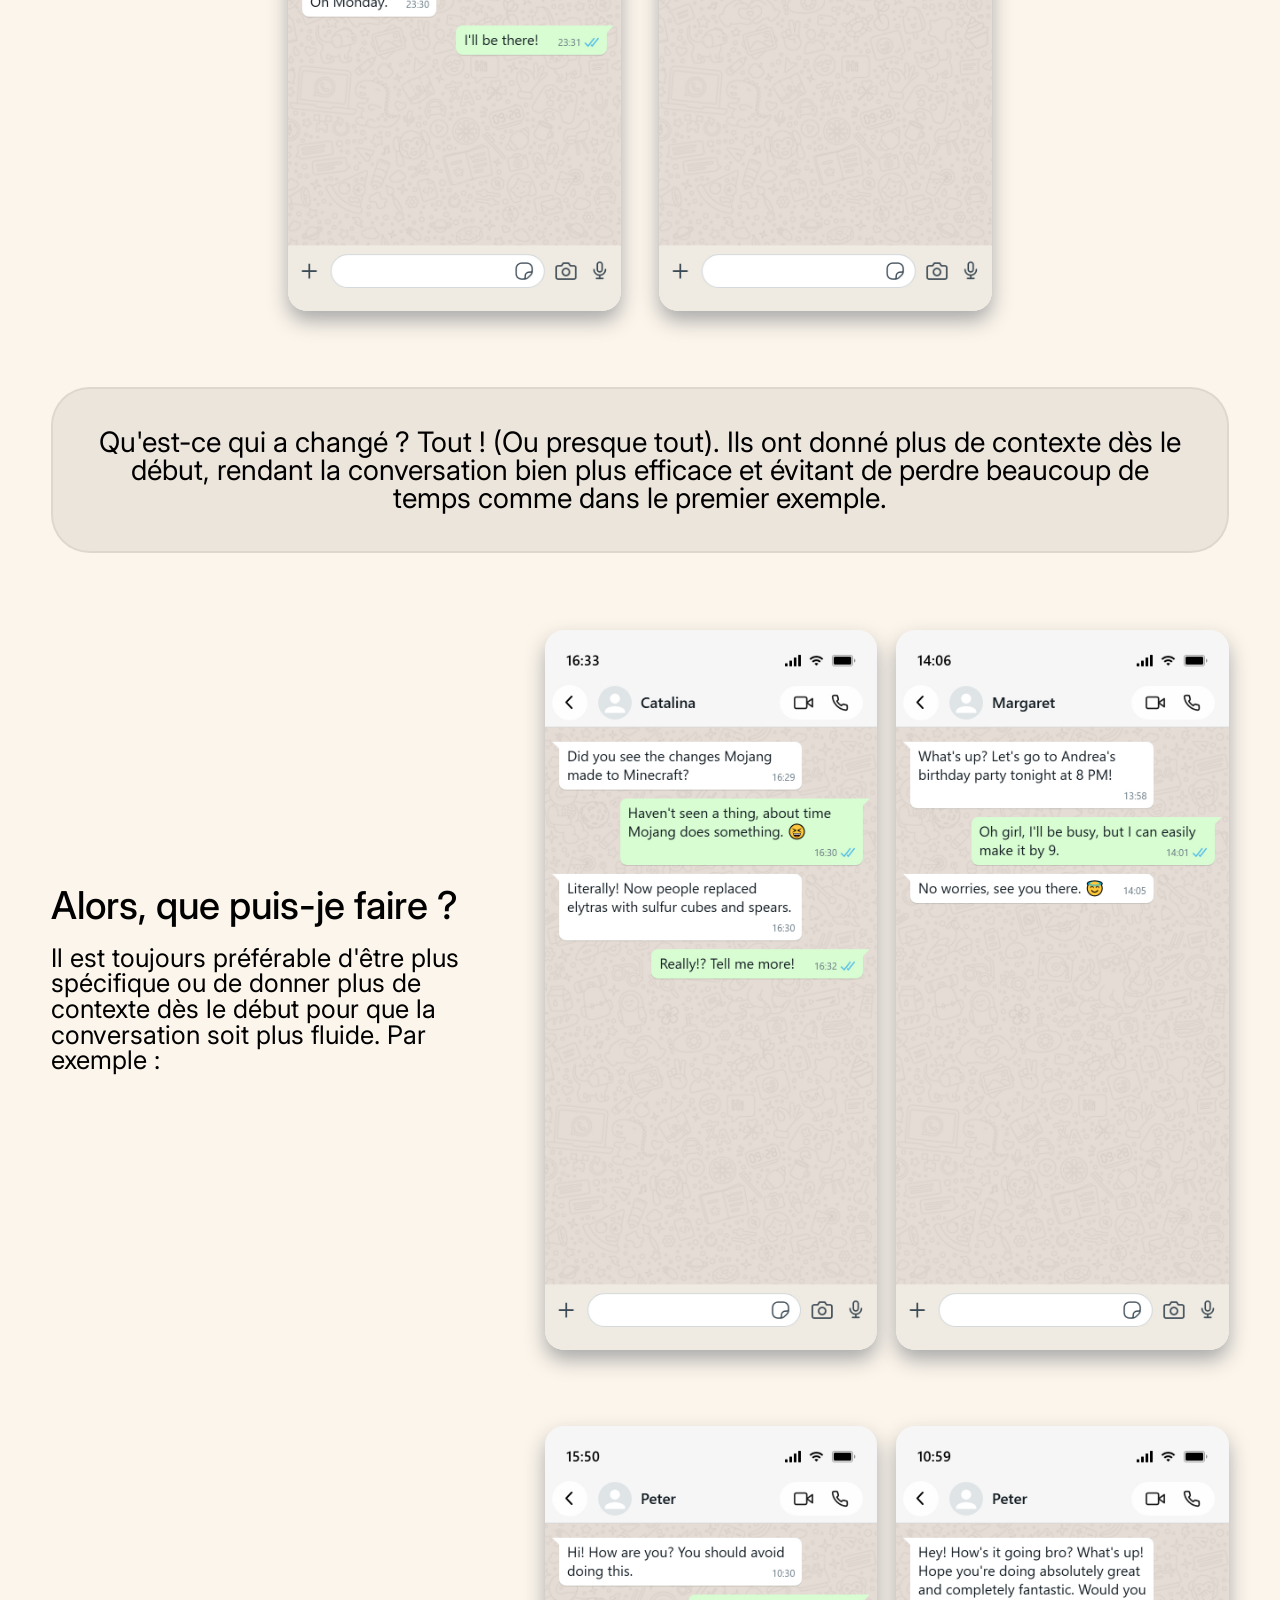
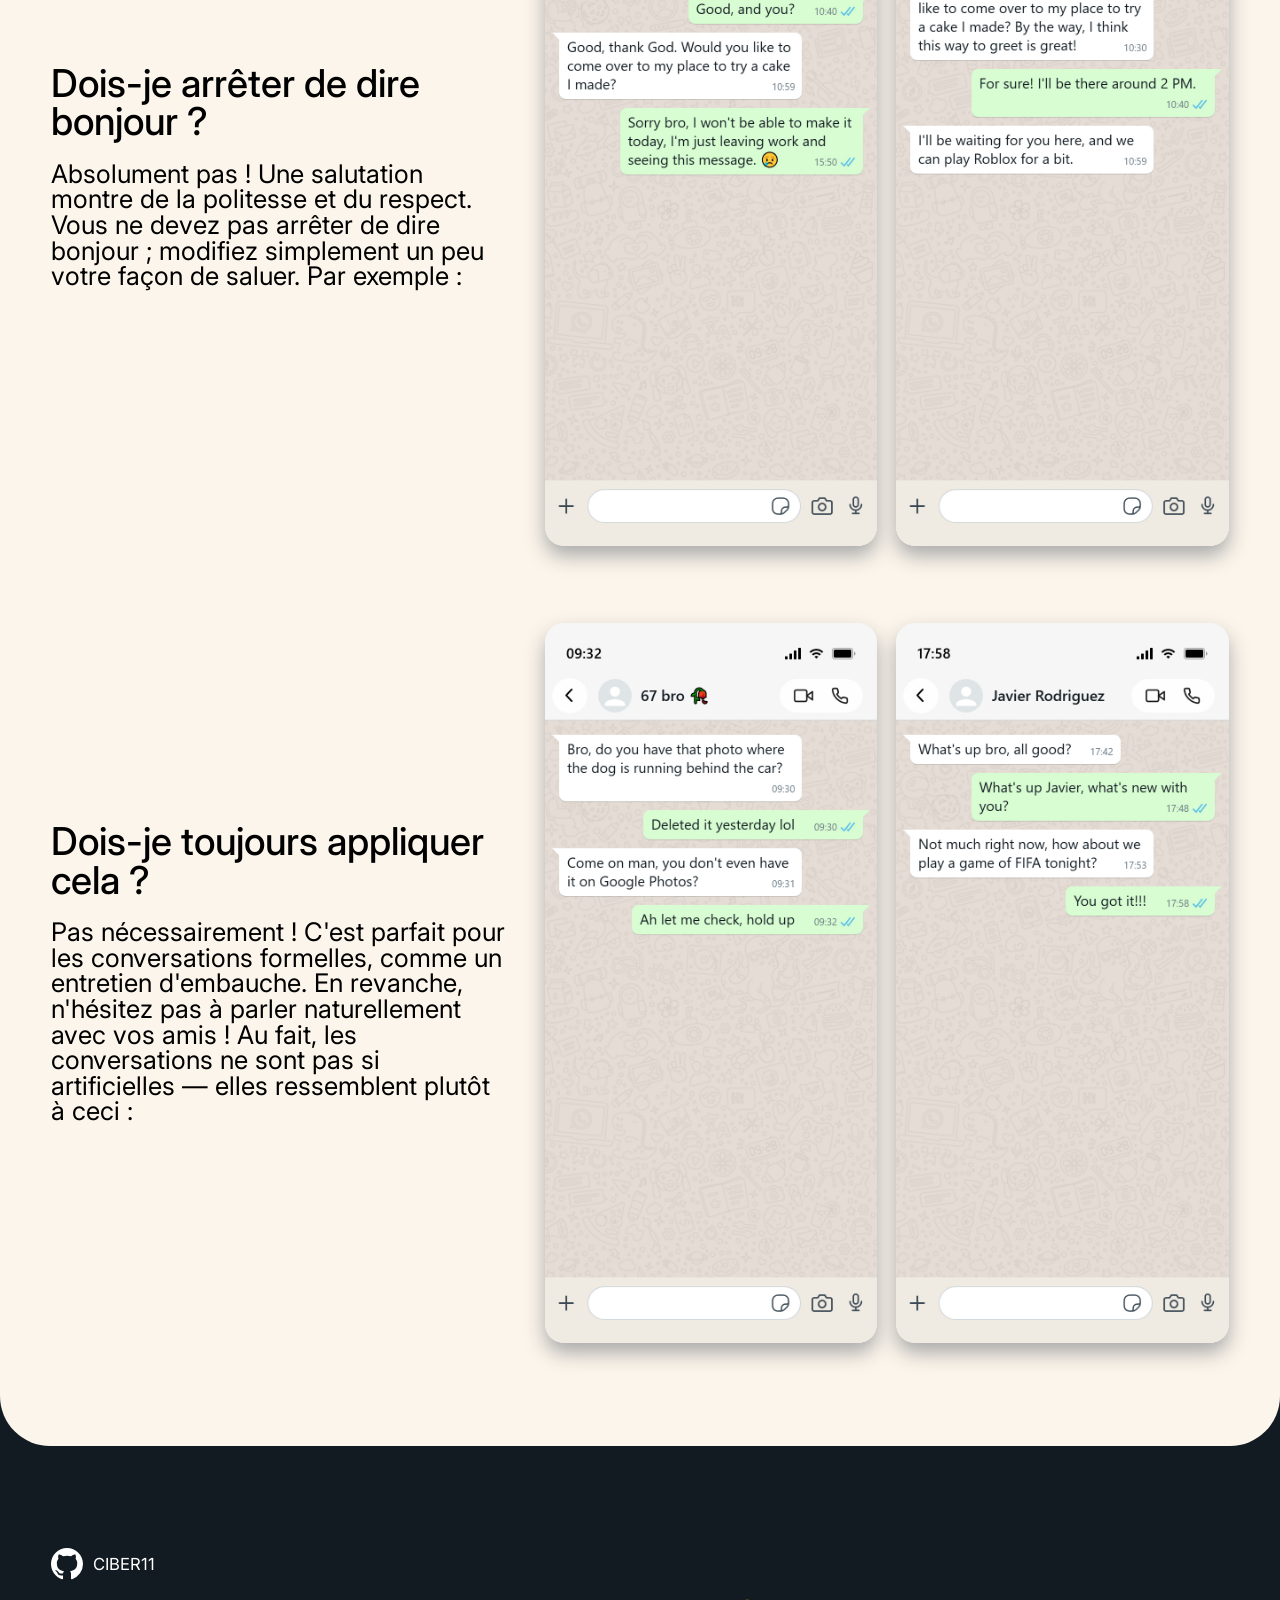
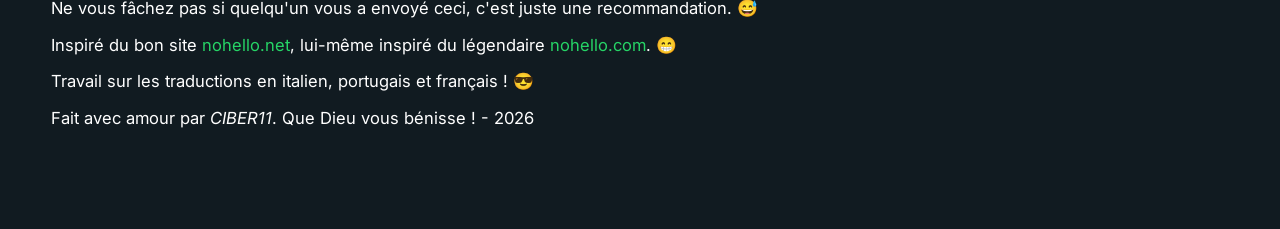
<file: fr/index.html>
<!DOCTYPE html>
<html lang="fr">

<head>
    <meta charset="UTF-8">
    <meta name="viewport" content="width=device-width, initial-scale=1.0">
    <link rel="preconnect" href="https://fonts.googleapis.com">
    <link rel="preconnect" href="https://fonts.gstatic.com" crossorigin>
    <link
        href="https://fonts.googleapis.com/css2?family=EB+Garamond:ital,wght@0,400..800;1,400..800&family=Geist+Mono:ital,wght@0,100..900;1,100..900&family=Inter:ital,opsz,wght@0,14..32,100..900;1,14..32,100..900&display=swap"
        rel="stylesheet">
    <link rel="stylesheet" href="/style.css">
    <link rel="icon" type="image/png" href="/fr/favicon/favicon-96x96.png" sizes="96x96" />
    <link rel="icon" type="image/svg+xml" href="/fr/favicon/favicon.svg" />
    <link rel="shortcut icon" href="/fr/favicon/favicon.ico" />
    <link rel="apple-touch-icon" sizes="180x180" href="/fr/favicon/apple-touch-icon.png" />
    <meta name="apple-mobile-web-app-title" content="No hi" />
    <link rel="manifest" href="/fr/favicon/site.webmanifest" />
    <title>Ne dites pas simplement « Salut » !</title>
</head>

<body>
    <main>
        <section class="introduction">
            <h1>Ne dites pas simplement <i>« Salut »</i> !</h1>
            <h2>Pouvez-vous imaginer attendre une réponse et qu'on vous dise seulement « Salut » ? Vous répondez, puis
                la personne vous répond 3 heures plus tard ? 😑🙄😣</h2>
        </section>
        <p>Au début, cela peut sembler complètement insignifiant ou faire simplement partie de notre routine, mais
            regardons un exemple :
        </p>
        <section class="examples">
            <div class="example">
                <h3>À ne pas faire</h3>
                <img src="/en/images/1.jpg" alt="example1">
            </div>
            <div class="example er">
                <img src="/en/images/2.jpg" alt="example2">
                <h3>C'est mieux</h3>
            </div>
        </section>
        <p>Qu'est-ce qui a changé ? Tout ! (Ou presque tout). Ils ont donné plus de contexte dès le début, rendant la
            conversation bien plus efficace et évitant de perdre beaucoup de temps comme dans le premier exemple.</p>
        <section class="recommendations">
            <div class="text">
                <h3>Alors, que puis-je faire ?</h3>
                <p>Il est toujours préférable d'être plus spécifique ou de donner plus de contexte dès le début pour que
                    la conversation soit plus fluide. Par exemple :</p>
            </div>
            <div class="images">
                <img src="/en/images/3.jpg" alt="example3">
                <img src="/en/images/4.jpg" alt="example4">
            </div>
        </section>
        <section class="recommendations">
            <div class="text">
                <h3>Dois-je arrêter de dire bonjour ?</h3>
                <p>Absolument pas ! Une salutation montre de la politesse et du respect. Vous ne devez pas arrêter de
                    dire bonjour ; modifiez simplement un peu votre façon de saluer. Par exemple :</p>
            </div>
            <div class="images">
                <img src="/en/images/5.jpg" alt="example3">
                <img src="/en/images/6.jpg" alt="example4">
            </div>
        </section>
        <section class="recommendations">
            <div class="text">
                <h3>Dois-je toujours appliquer cela ?</h3>
                <p>Pas nécessairement ! C'est parfait pour les conversations formelles, comme un entretien d'embauche.
                    En revanche, n'hésitez pas à parler naturellement avec vos amis ! Au fait, les conversations ne sont
                    pas si artificielles — elles ressemblent plutôt à ceci :</p>
            </div>
            <div class="images">
                <img src="/en/images/7.jpg" alt="example3">
                <img src="/en/images/8.jpg" alt="example4">
            </div>
        </section>
    </main>
    <footer>
        <a href="https://github.com/CIBER11" target="_blank" rel="noopener noreferrer" aria-label="GitHub">
            <svg height="32" width="32" viewBox="0 0 16 16" fill="currentColor">
                <path
                    d="M8 0C3.58 0 0 3.58 0 8c0 3.54 2.29 6.53 5.47 7.59.4.07.55-.17.55-.38 0-.19-.01-.82-.01-1.49-2.01.37-2.53-.49-2.69-.94-.09-.23-.48-.94-.82-1.13-.28-.15-.68-.52-.01-.53.63-.01 1.08.58 1.23.82.72 1.21 1.87.87 2.33.66.07-.52.28-.87.51-1.07-1.78-.2-3.64-.89-3.64-3.95 0-.87.31-1.59.82-2.15-.08-.2-.36-1.02.08-2.12 0 0 .67-.21 2.2.82.64-.18 1.32-.27 2-.27.68 0 1.36.09 2 .27 1.53-1.04 2.2-.82 2.2-.82.44 1.1.16 1.92.08 2.12.51.56.82 1.28.82 2.15 0 3.07-1.87 3.75-3.65 3.95.29.25.54.73.54 1.48 0 1.07-.01 1.93-.01 2.2 0 .21.15.46.55.38A8.013 8.013 0 0016 8c0-4.42-3.58-8-8-8z">
                </path>
            </svg>
            CIBER11
        </a>
        <p>Ne vous fâchez pas si quelqu'un vous a envoyé ceci, c'est juste une recommandation. 😅</p>
        <p>Inspiré du bon site <a href="https://nohello.net/en/">nohello.net</a>, lui-même inspiré du légendaire
            <a href="https://www.nohello.com/">nohello.com</a>. 😁
        </p>
        <p>Travail sur les traductions en italien, portugais et français ! 😎</p>
        <p>Fait avec amour par <i>CIBER11</i>. Que Dieu vous bénisse ! - 2026</p>
    </footer>
</body>

</html>
</file>
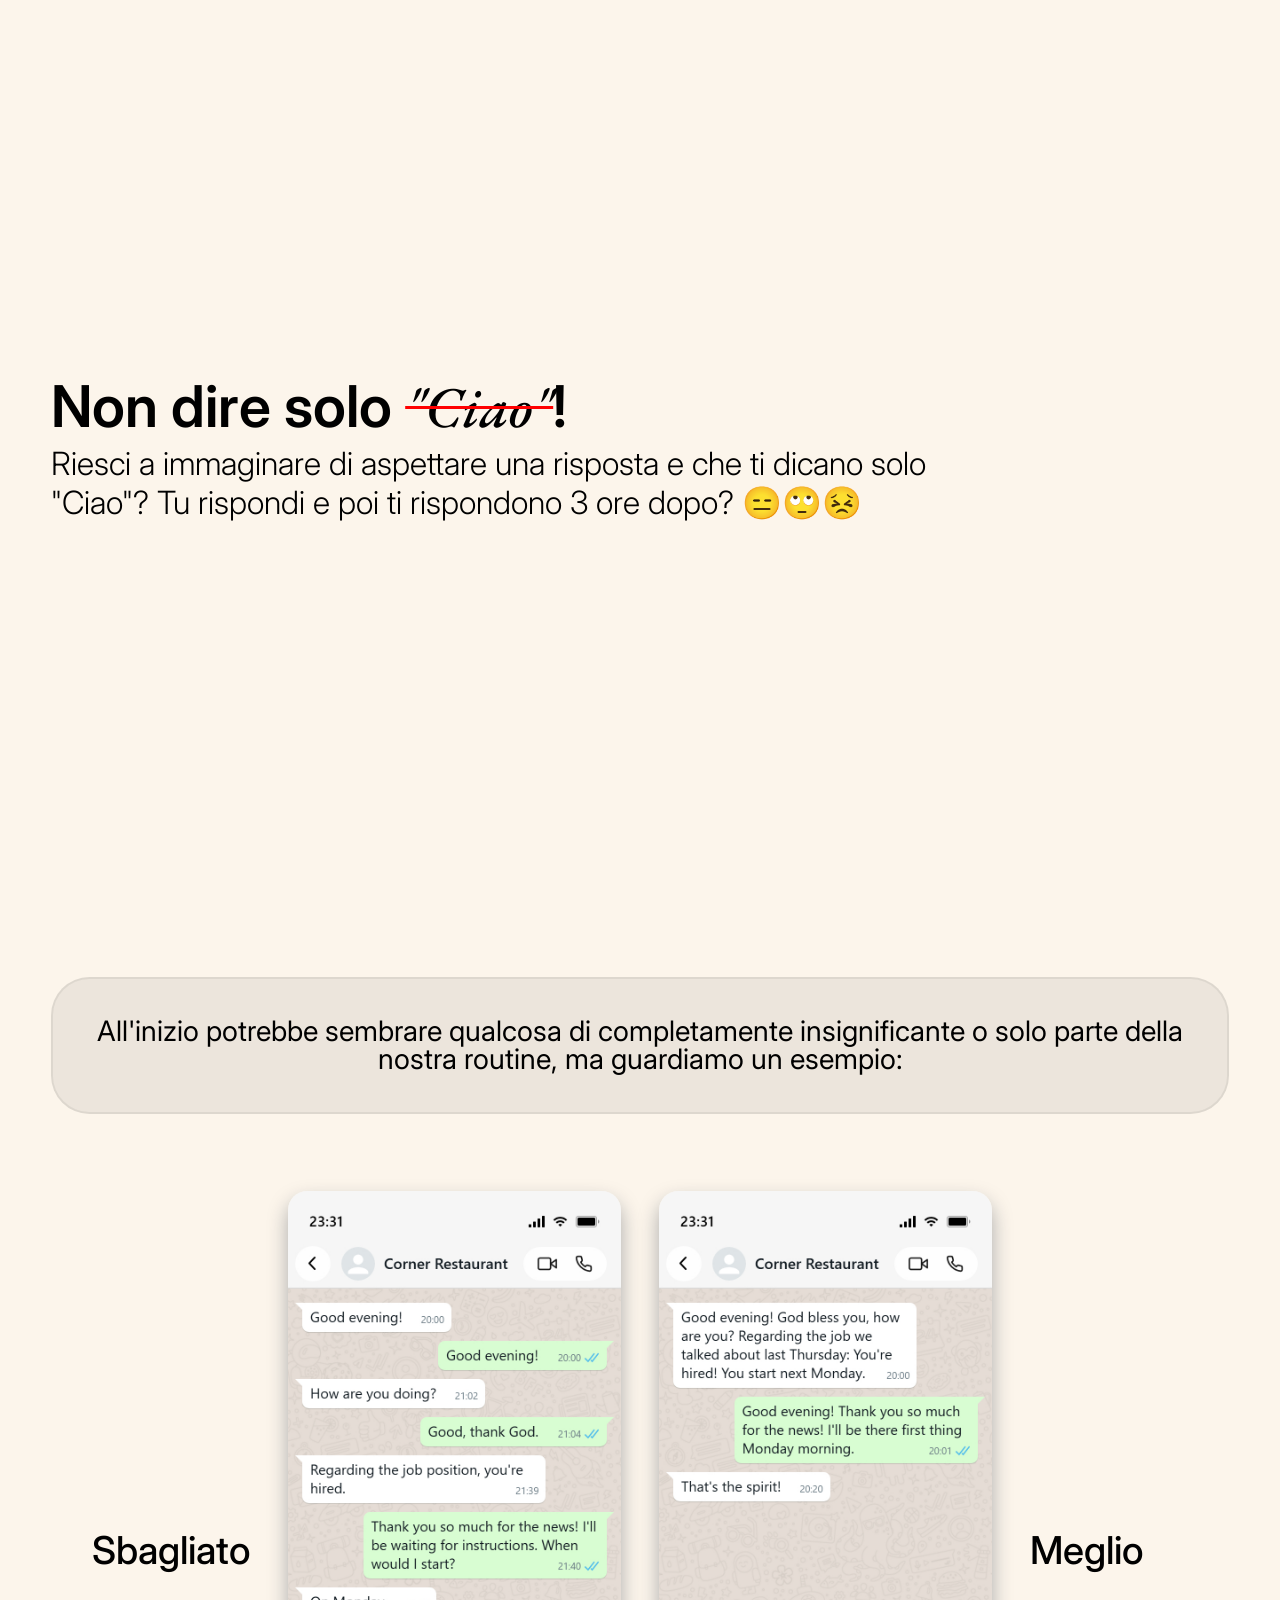
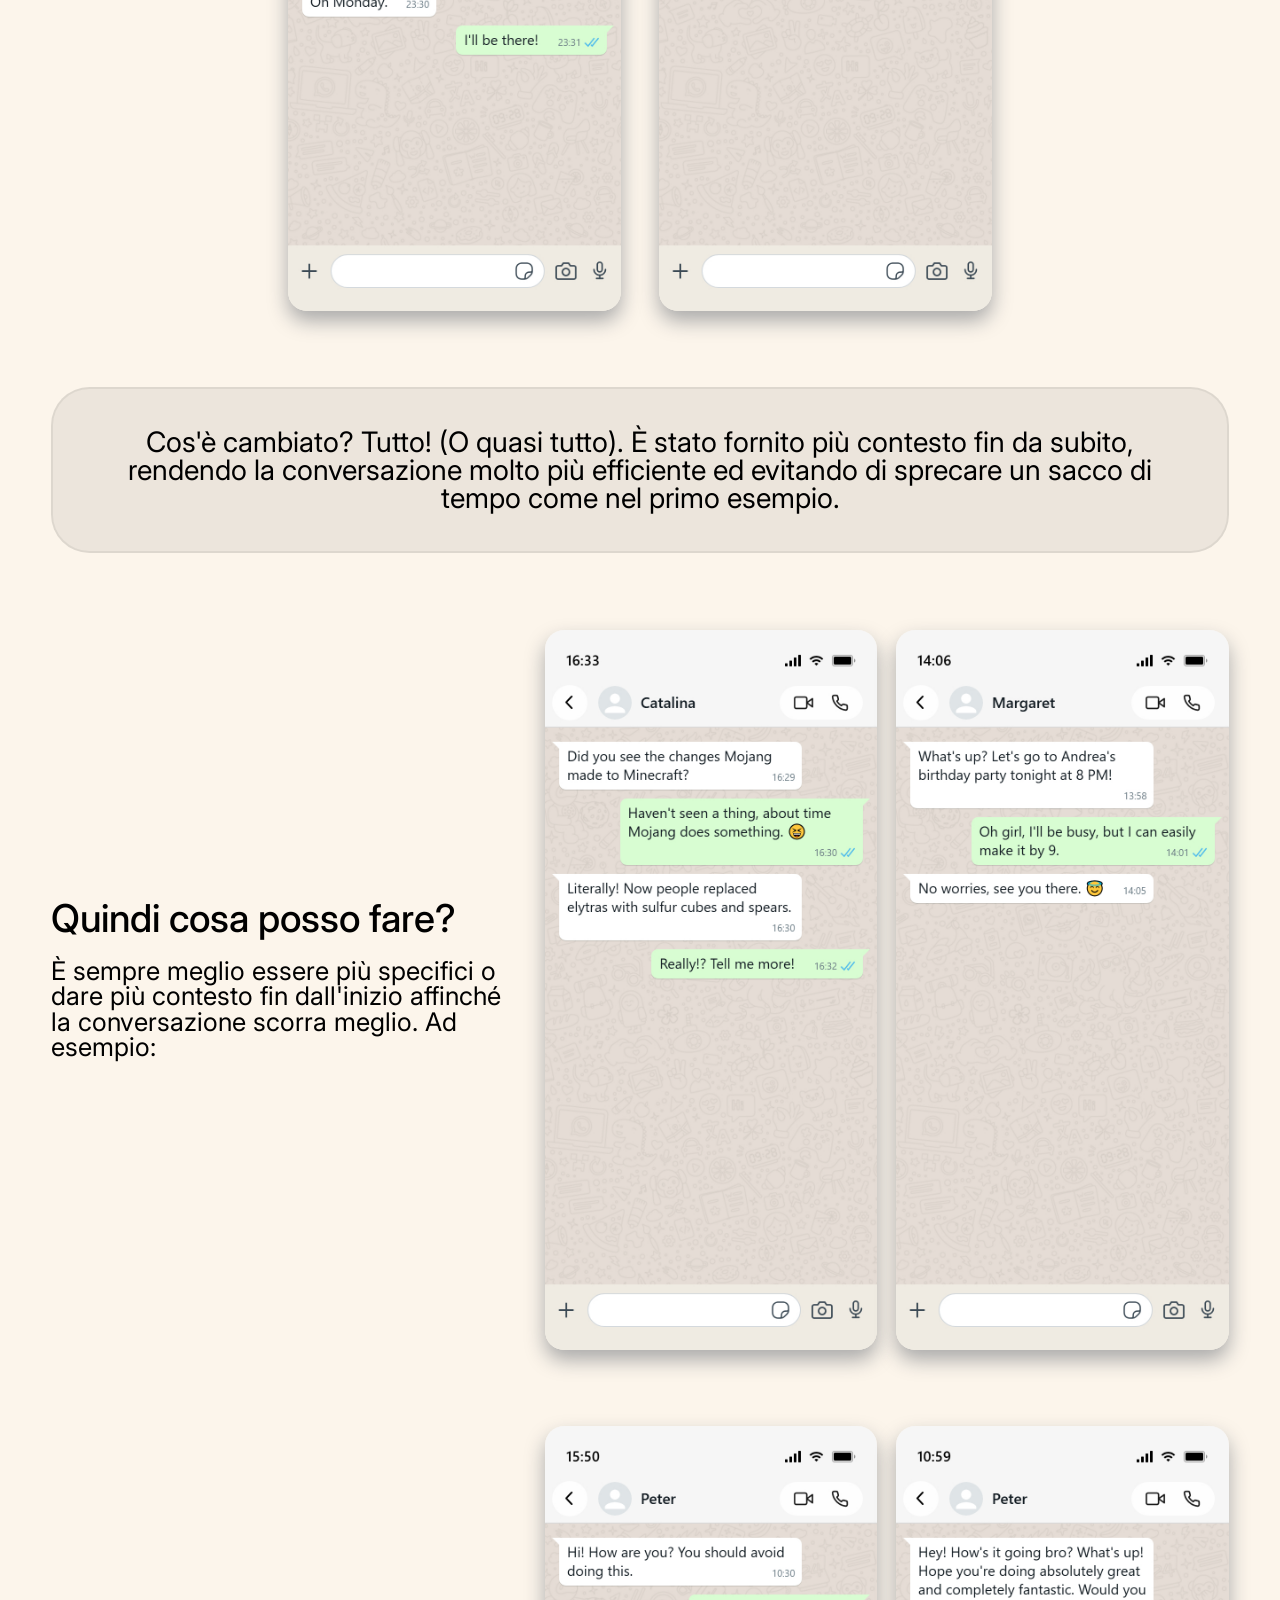
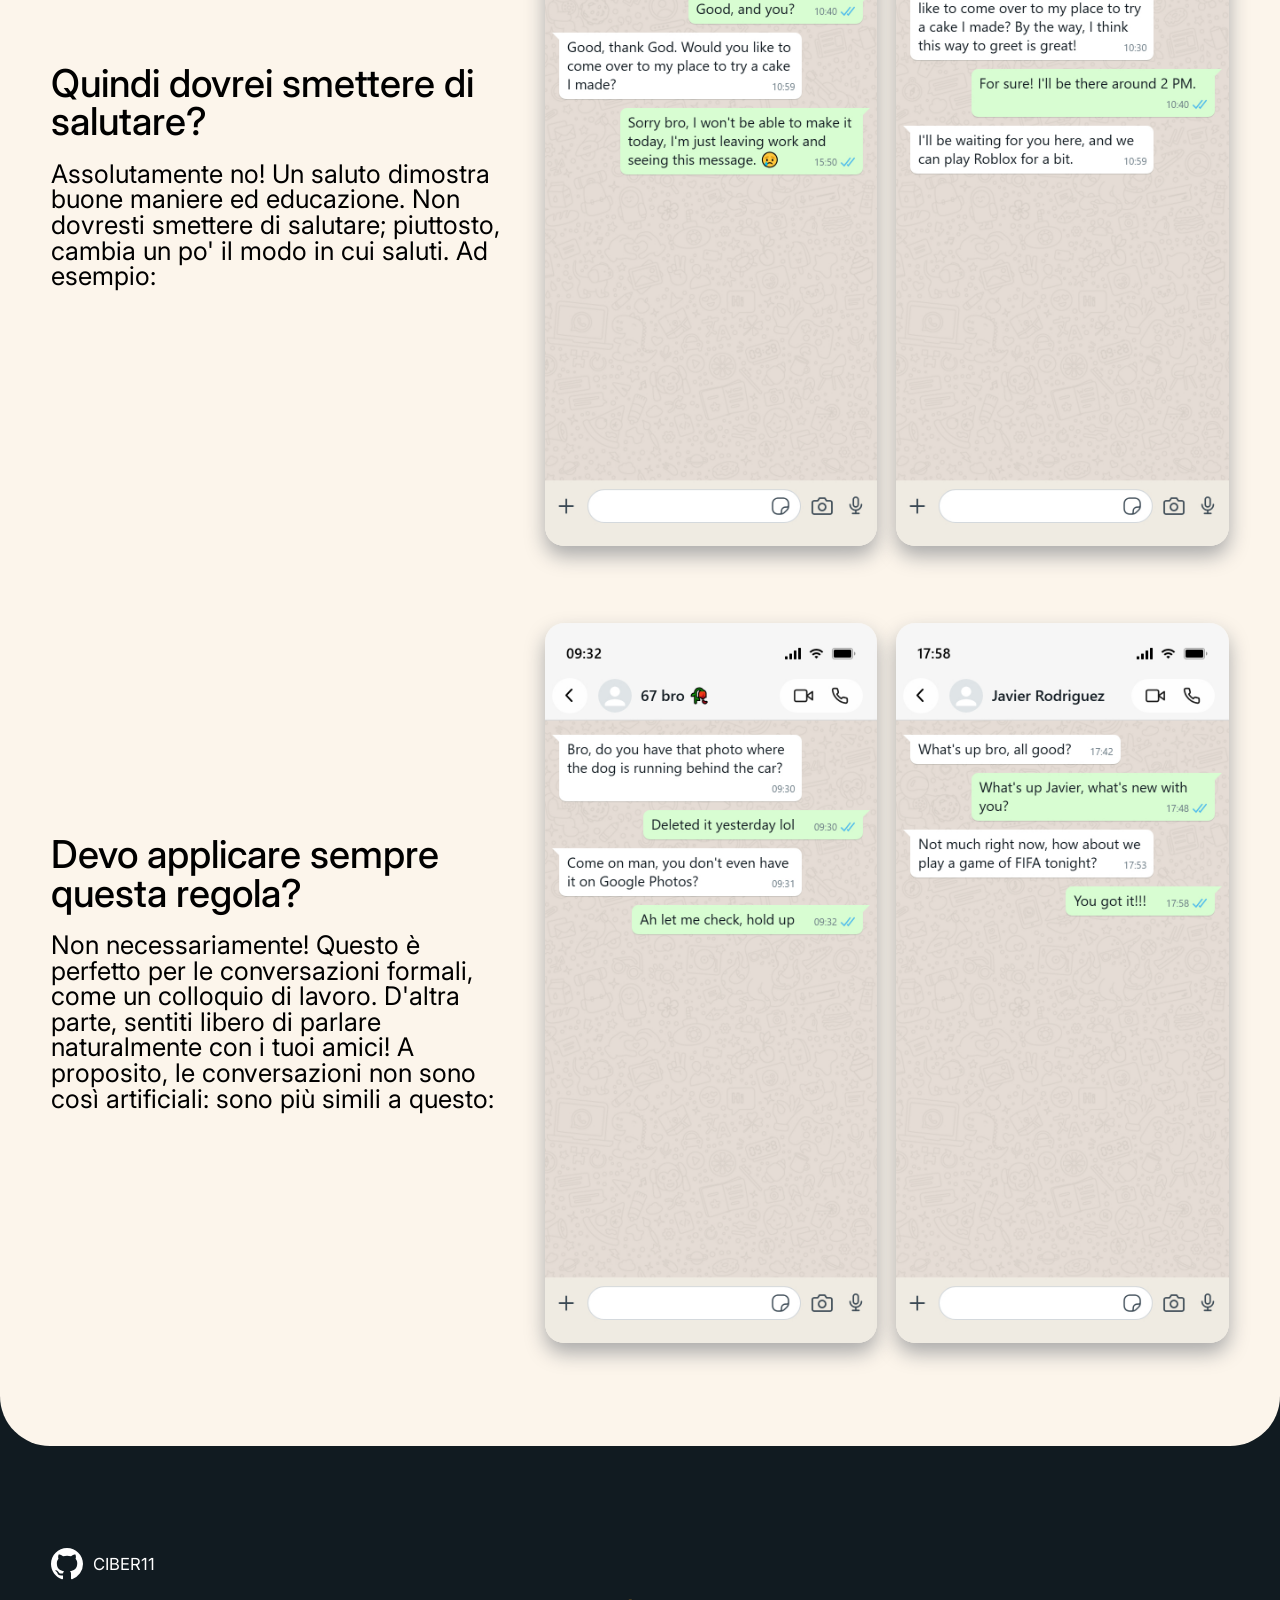
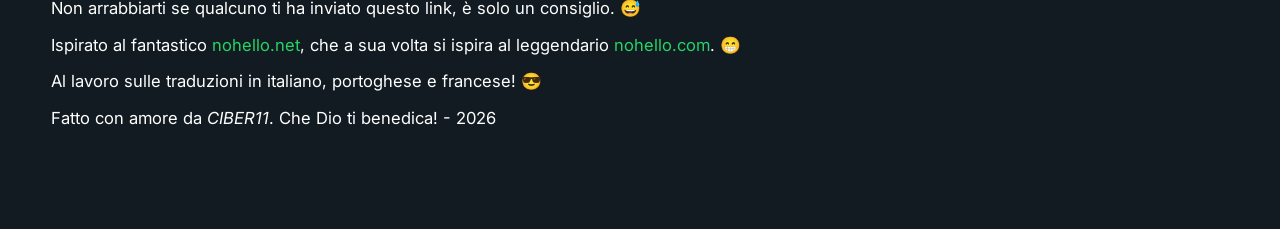
<file: it/index.html>
<!DOCTYPE html>
<html lang="it">

<head>
    <meta charset="UTF-8">
    <meta name="viewport" content="width=device-width, initial-scale=1.0">
    <link rel="preconnect" href="https://fonts.googleapis.com">
    <link rel="preconnect" href="https://fonts.gstatic.com" crossorigin>
    <link
        href="https://fonts.googleapis.com/css2?family=EB+Garamond:ital,wght@0,400..800;1,400..800&family=Geist+Mono:ital,wght@0,100..900;1,100..900&family=Inter:ital,opsz,wght@0,14..32,100..900;1,14..32,100..900&display=swap"
        rel="stylesheet">
    <link rel="stylesheet" href="/style.css">
    <link rel="icon" type="image/png" href="/it/favicon/favicon-96x96.png" sizes="96x96" />
    <link rel="icon" type="image/svg+xml" href="/it/favicon/favicon.svg" />
    <link rel="shortcut icon" href="/it/favicon/favicon.ico" />
    <link rel="apple-touch-icon" sizes="180x180" href="/it/favicon/apple-touch-icon.png" />
    <meta name="apple-mobile-web-app-title" content="No hi" />
    <link rel="manifest" href="/it/favicon/site.webmanifest" />
    <title>Non dire solo "Ciao"!</title>
</head>

<body>
    <main>
        <section class="introduction">
            <h1>Non dire solo <i>"Ciao"</i>!</h1>
            <h2>Riesci a immaginare di aspettare una risposta e che ti dicano solo "Ciao"? Tu rispondi e poi ti
                rispondono 3 ore dopo? 😑🙄😣</h2>
        </section>
        <p>All'inizio potrebbe sembrare qualcosa di completamente insignificante o solo parte della nostra routine, ma
            guardiamo un esempio:
        </p>
        <section class="examples">
            <div class="example">
                <h3>Sbagliato</h3>
                <img src="/en/images/1.jpg" alt="esempio1">
            </div>
            <div class="example er">
                <img src="/en/images/2.jpg" alt="esempio2">
                <h3>Meglio</h3>
            </div>
        </section>
        <p>Cos'è cambiato? Tutto! (O quasi tutto). È stato fornito più contesto fin da subito, rendendo la conversazione
            molto più efficiente ed evitando di sprecare un sacco di tempo come nel primo esempio.</p>
        <section class="recommendations">
            <div class="text">
                <h3>Quindi cosa posso fare?</h3>
                <p>È sempre meglio essere più specifici o dare più contesto fin dall'inizio affinché la conversazione
                    scorra meglio. Ad esempio:</p>
            </div>
            <div class="images">
                <img src="/en/images/3.jpg" alt="esempio3">
                <img src="/en/images/4.jpg" alt="esempio4">
            </div>
        </section>
        <section class="recommendations">
            <div class="text">
                <h3>Quindi dovrei smettere di salutare?</h3>
                <p>Assolutamente no! Un saluto dimostra buone maniere ed educazione. Non dovresti smettere di salutare;
                    piuttosto, cambia un po' il modo in cui saluti. Ad esempio:</p>
            </div>
            <div class="images">
                <img src="/en/images/5.jpg" alt="esempio3">
                <img src="/en/images/6.jpg" alt="esempio4">
            </div>
        </section>
        <section class="recommendations">
            <div class="text">
                <h3>Devo applicare sempre questa regola?</h3>
                <p>Non necessariamente! Questo è perfetto per le conversazioni formali, come un colloquio di lavoro.
                    D'altra parte, sentiti libero di parlare naturalmente con i tuoi amici! A proposito, le
                    conversazioni non sono così artificiali: sono più simili a questo:</p>
            </div>
            <div class="images">
                <img src="/en/images/7.jpg" alt="esempio3">
                <img src="/en/images/8.jpg" alt="esempio4">
            </div>
        </section>
    </main>
    <footer>
        <a href="https://github.com/CIBER11" target="_blank" rel="noopener noreferrer" aria-label="GitHub">
            <svg height="32" width="32" viewBox="0 0 16 16" fill="currentColor">
                <path
                    d="M8 0C3.58 0 0 3.58 0 8c0 3.54 2.29 6.53 5.47 7.59.4.07.55-.17.55-.38 0-.19-.01-.82-.01-1.49-2.01.37-2.53-.49-2.69-.94-.09-.23-.48-.94-.82-1.13-.28-.15-.68-.52-.01-.53.63-.01 1.08.58 1.23.82.72 1.21 1.87.87 2.33.66.07-.52.28-.87.51-1.07-1.78-.2-3.64-.89-3.64-3.95 0-.87.31-1.59.82-2.15-.08-.2-.36-1.02.08-2.12 0 0 .67-.21 2.2.82.64-.18 1.32-.27 2-.27.68 0 1.36.09 2 .27 1.53-1.04 2.2-.82 2.2-.82.44 1.1.16 1.92.08 2.12.51.56.82 1.28.82 2.15 0 3.07-1.87 3.75-3.65 3.95.29.25.54.73.54 1.48 0 1.07-.01 1.93-.01 2.2 0 .21.15.46.55.38A8.013 8.013 0 0016 8c0-4.42-3.58-8-8-8z">
                </path>
            </svg>
            CIBER11
        </a>
        <p>Non arrabbiarti se qualcuno ti ha inviato questo link, è solo un consiglio. 😅</p>
        <p>Ispirato al fantastico <a href="https://nohello.net/en/">nohello.net</a>, che a sua volta si ispira al
            leggendario
            <a href="https://www.nohello.com/">nohello.com</a>. 😁
        </p>
        <p>Al lavoro sulle traduzioni in italiano, portoghese e francese! 😎</p>
        <p>Fatto con amore da <i>CIBER11</i>. Che Dio ti benedica! - 2026</p>
    </footer>
</body>

</html>
</file>
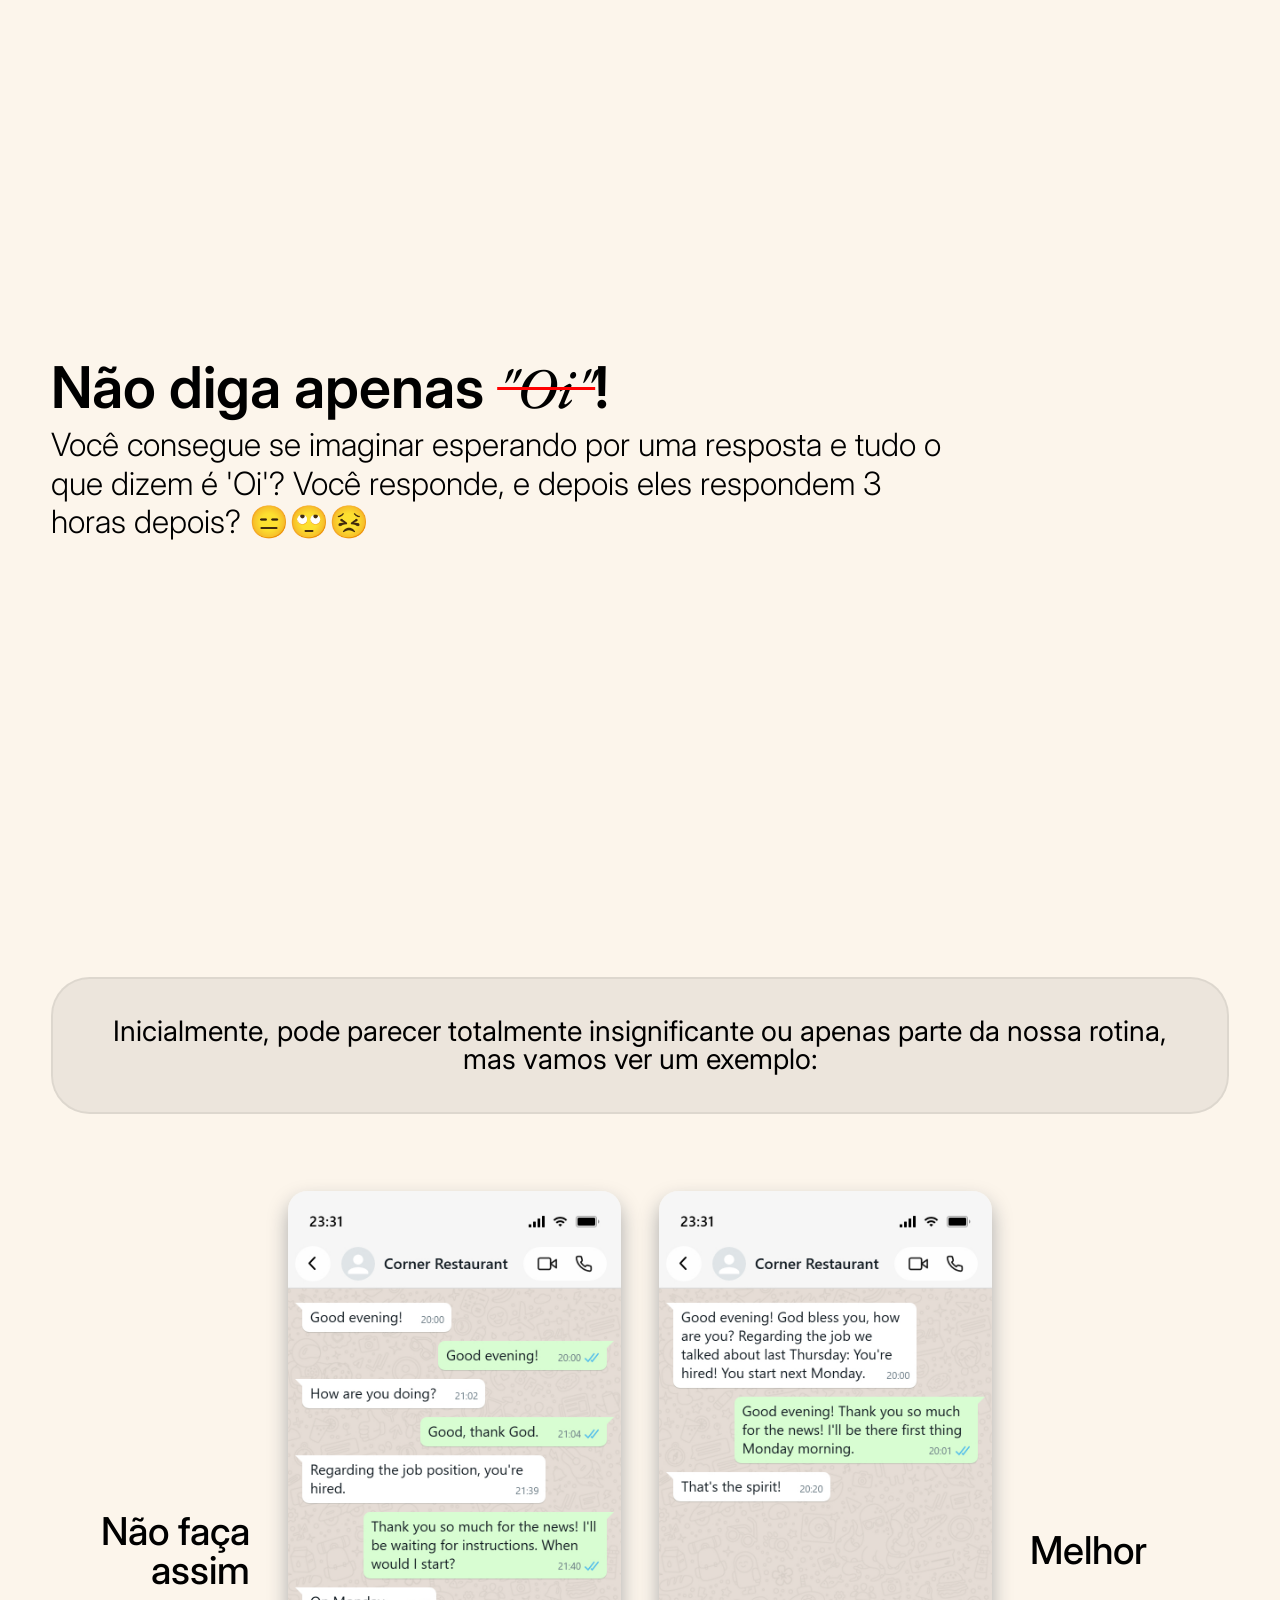
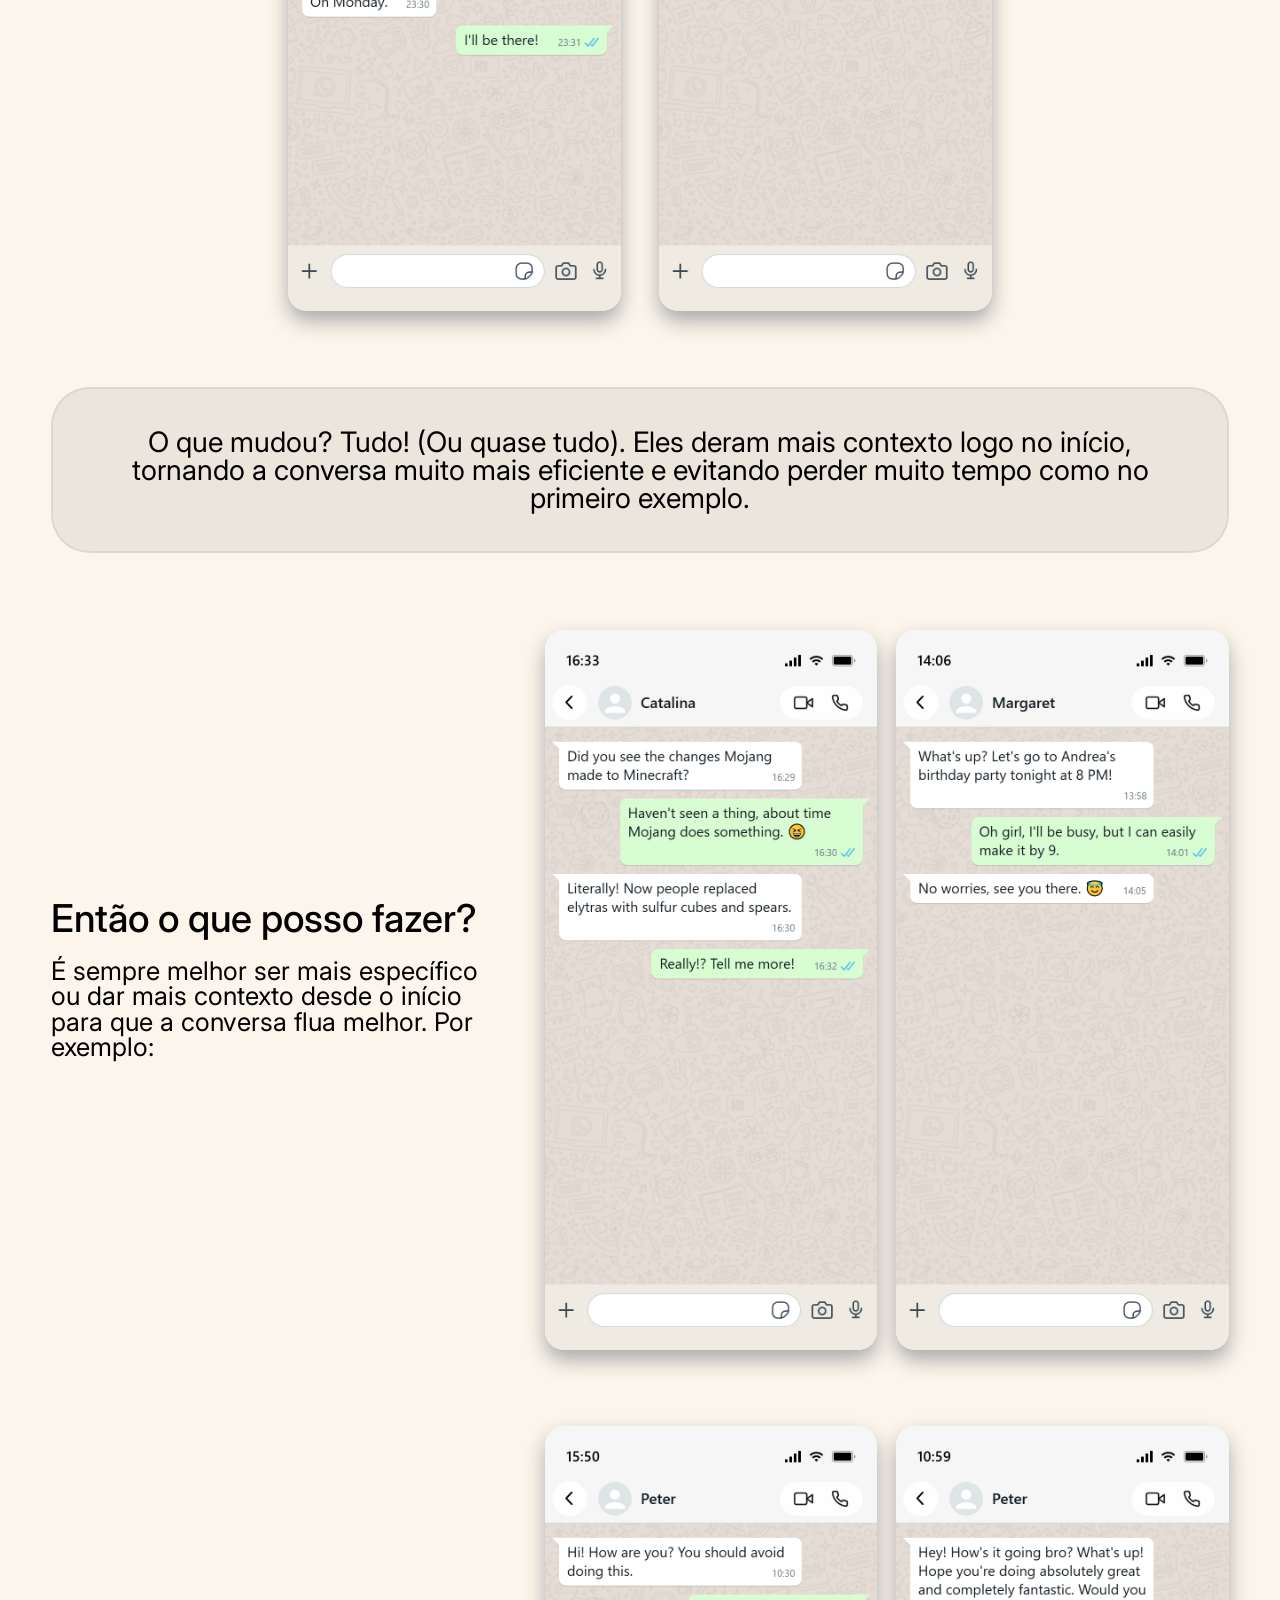
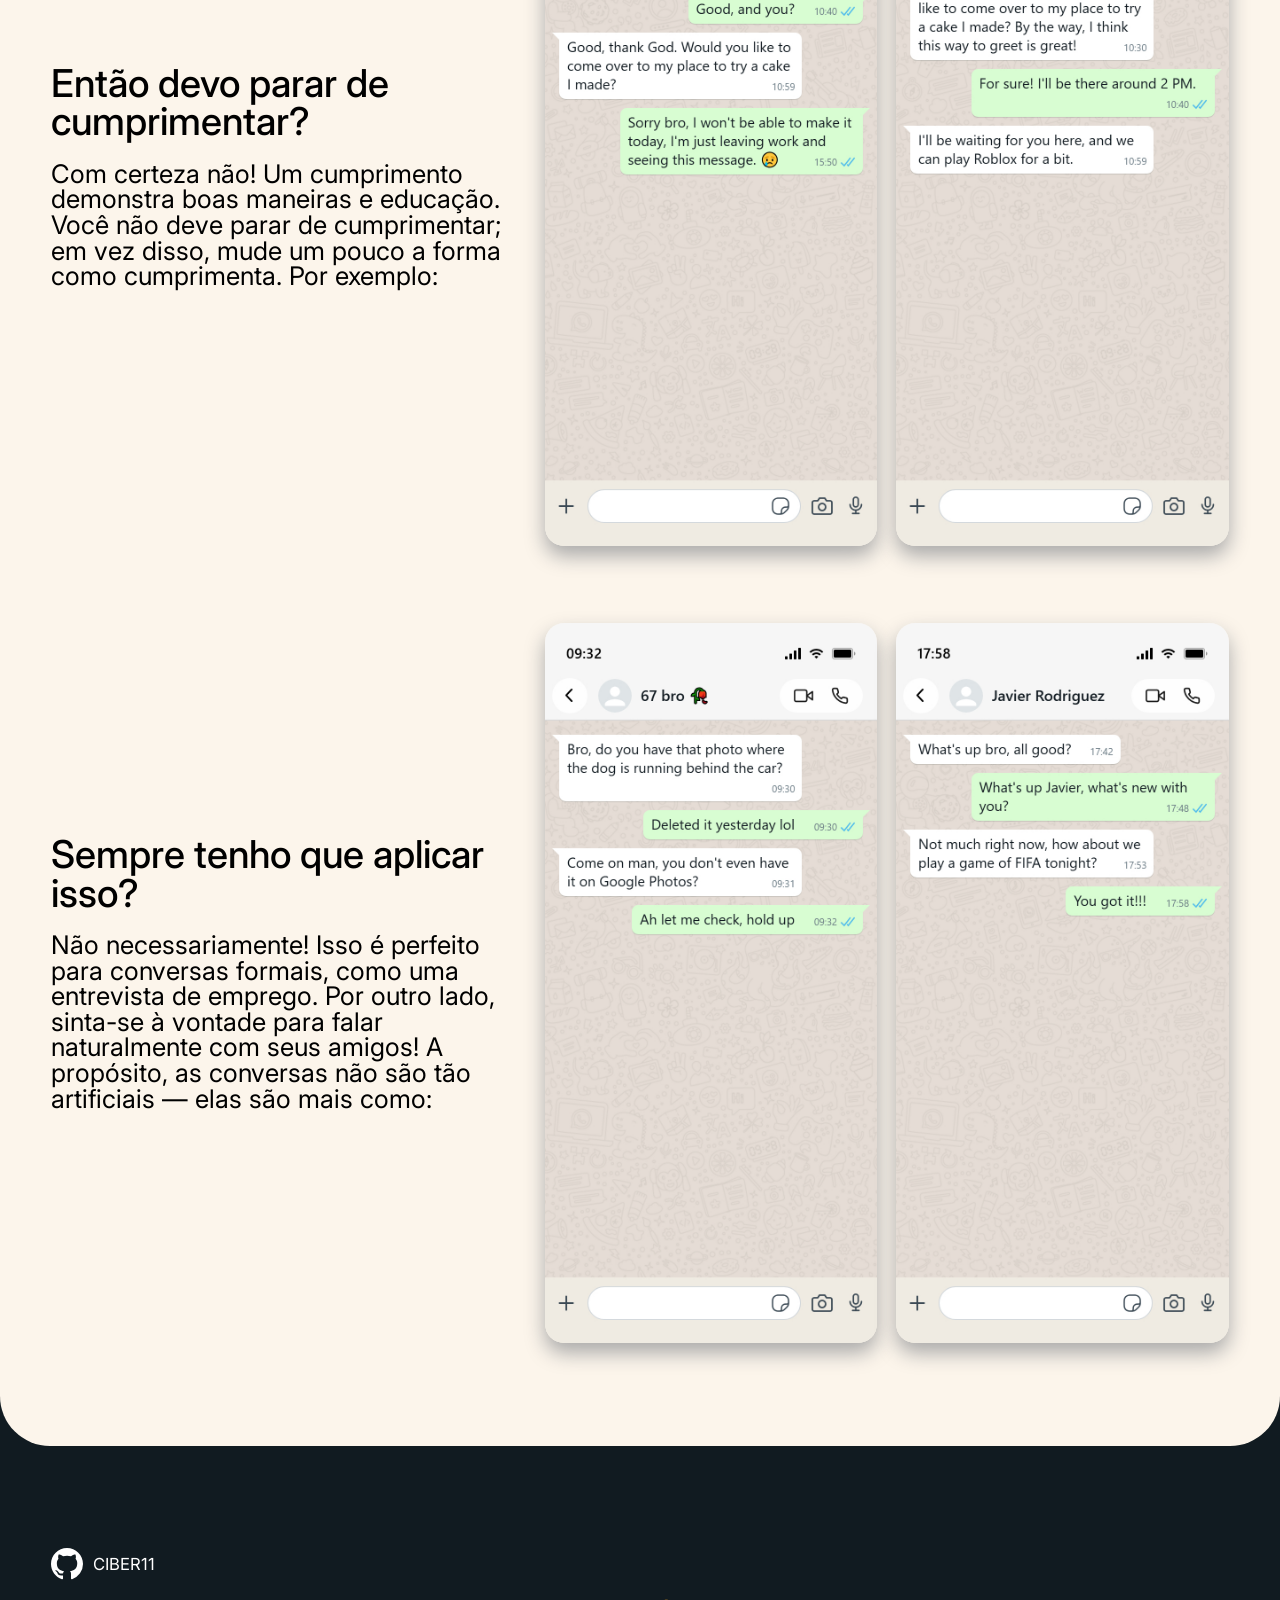
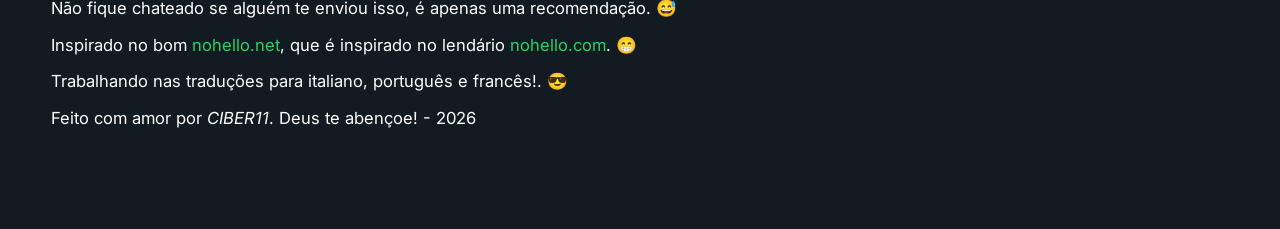
<file: pt/index.html>
<!DOCTYPE html>
<html lang="pt">

<head>
    <meta charset="UTF-8">
    <meta name="viewport" content="width=device-width, initial-scale=1.0">
    <link rel="preconnect" href="https://fonts.googleapis.com">
    <link rel="preconnect" href="https://fonts.gstatic.com" crossorigin>
    <link
        href="https://fonts.googleapis.com/css2?family=EB+Garamond:ital,wght@0,400..800;1,400..800&family=Geist+Mono:ital,wght@0,100..900;1,100..900&family=Inter:ital,opsz,wght@0,14..32,100..900;1,14..32,100..900&display=swap"
        rel="stylesheet">
    <link rel="stylesheet" href="/style.css">
    <link rel="icon" type="image/png" href="/pt/favicon/favicon-96x96.png" sizes="96x96" />
    <link rel="icon" type="image/svg+xml" href="/pt/favicon/favicon.svg" />
    <link rel="shortcut icon" href="/pt/favicon/favicon.ico" />
    <link rel="apple-touch-icon" sizes="180x180" href="/pt/favicon/apple-touch-icon.png" />
    <meta name="apple-mobile-web-app-title" content="No hi" />
    <link rel="manifest" href="/pt/favicon/site.webmanifest" />
    <title>Não diga apenas "Oi"!</title>
</head>

<body>
    <main>
        <section class="introduction">
            <h1>Não diga apenas <i>"Oi"</i>!</h1>
            <h2>Você consegue se imaginar esperando por uma resposta e tudo o que dizem é 'Oi'? Você responde, e depois
                eles respondem 3 horas
                depois? 😑🙄😣</h2>
        </section>
        <p>Inicialmente, pode parecer totalmente insignificante ou apenas parte da nossa rotina, mas vamos ver um
            exemplo:
        </p>
        <section class="examples">
            <div class="example">
                <h3>Não faça assim</h3>
                <img src="/en/images/1.jpg" alt="example1">
            </div>
            <div class="example er">
                <img src="/en/images/2.jpg" alt="example2">
                <h3>Melhor</h3>
            </div>
        </section>
        <p>O que mudou? Tudo! (Ou quase tudo). Eles deram mais contexto logo no início, tornando a
            conversa muito mais eficiente e evitando perder muito tempo como no primeiro exemplo.</p>
        <section class="recommendations">
            <div class="text">
                <h3>Então o que posso fazer?</h3>
                <p>É sempre melhor ser mais específico ou dar mais contexto desde o início para que a conversa flua
                    melhor. Por exemplo:</p>
            </div>
            <div class="images">
                <img src="/en/images/3.jpg" alt="example3">
                <img src="/en/images/4.jpg" alt="example4">
            </div>
        </section>
        <section class="recommendations">
            <div class="text">
                <h3>Então devo parar de cumprimentar?</h3>
                <p>Com certeza não! Um cumprimento demonstra boas maneiras e educação. Você não deve parar de
                    cumprimentar; em vez disso,
                    mude um pouco a forma como cumprimenta. Por exemplo:</p>
            </div>
            <div class="images">
                <img src="/en/images/5.jpg" alt="example3">
                <img src="/en/images/6.jpg" alt="example4">
            </div>
        </section>
        <section class="recommendations">
            <div class="text">
                <h3>Sempre tenho que aplicar isso?</h3>
                <p>Não necessariamente! Isso é perfeito para conversas formais, como uma entrevista de emprego. Por
                    outro
                    lado, sinta-se à vontade para falar naturalmente com seus amigos! A propósito, as conversas não são
                    tão
                    artificiais — elas são mais como:</p>
            </div>
            <div class="images">
                <img src="/en/images/7.jpg" alt="example3">
                <img src="/en/images/8.jpg" alt="example4">
            </div>
        </section>
    </main>
    <footer>
        <a href="https://github.com/CIBER11" target="_blank" rel="noopener noreferrer" aria-label="GitHub">
            <svg height="32" width="32" viewBox="0 0 16 16" fill="currentColor">
                <path
                    d="M8 0C3.58 0 0 3.58 0 8c0 3.54 2.29 6.53 5.47 7.59.4.07.55-.17.55-.38 0-.19-.01-.82-.01-1.49-2.01.37-2.53-.49-2.69-.94-.09-.23-.48-.94-.82-1.13-.28-.15-.68-.52-.01-.53.63-.01 1.08.58 1.23.82.72 1.21 1.87.87 2.33.66.07-.52.28-.87.51-1.07-1.78-.2-3.64-.89-3.64-3.95 0-.87.31-1.59.82-2.15-.08-.2-.36-1.02.08-2.12 0 0 .67-.21 2.2.82.64-.18 1.32-.27 2-.27.68 0 1.36.09 2 .27 1.53-1.04 2.2-.82 2.2-.82.44 1.1.16 1.92.08 2.12.51.56.82 1.28.82 2.15 0 3.07-1.87 3.75-3.65 3.95.29.25.54.73.54 1.48 0 1.07-.01 1.93-.01 2.2 0 .21.15.46.55.38A8.013 8.013 0 0016 8c0-4.42-3.58-8-8-8z">
                </path>
            </svg>
            CIBER11
        </a>
        <p>Não fique chateado se alguém te enviou isso, é apenas uma recomendação. 😅</p>
        <p>Inspirado no bom <a href="https://nohello.net/en/">nohello.net</a>, que é inspirado no lendário
            <a href="https://www.nohello.com/">nohello.com</a>. 😁
        </p>
        <p>Trabalhando nas traduções para italiano, português e francês!. 😎</p>
        <p>Feito com amor por <i>CIBER11</i>. Deus te abençoe! - 2026</p>
    </footer>
</body>

</html>
</file>
<file: style.css>
:root {
    --font-mono: "Geist Mono";
    --font-serif: "EB Garamond";
    --font-sans: "Inter";
}

* {
    padding: 0px;
    margin: 0px;
    line-height: 1;
    box-sizing: border-box;
    border: 0px;
    outline: none;
    user-select: none;
}

body {
    display: flex;
    flex-direction: column;
    background-color: #111b21;
    align-items: center;

    main {
        display: flex;
        flex-direction: column;
        gap: clamp(40px, 6vw, 100px);
        padding: 0rem clamp(1.5rem, 4vw, 5rem);
        padding-bottom: clamp(4rem, 8vw, 10rem);
        border-bottom-left-radius: clamp(25px, 4vw, 50px);
        border-bottom-right-radius: clamp(25px, 4vw, 50px);
        background-color: #fcf5eb;
        width: 100%;
        max-width: 1900px;

        p {
            width: 100%;
            text-align: center;
            font-size: clamp(18px, 2.2vw, 40px);
            font-weight: 400;
            font-family: var(--font-sans);
            background-color: #00000010;
            border: solid 2px #00000010;
            border-radius: clamp(20px, 3vw, 50px);
            padding: clamp(1.5rem, 3vw, 3rem);
        }

        section.introduction {
            display: flex;
            flex-direction: column;
            gap: 10px;
            height: 100dvh;
            justify-content: center;

            h1 {
                font-size: clamp(32px, 4.5vw, 70px);
                font-family: var(--font-sans);
                font-weight: 600;

                i {
                    font-weight: 500;
                    font-family: var(--font-serif);
                    text-decoration: line-through red 3px;
                }
            }

            h2 {
                font-size: clamp(20px, 2.5vw, 40px);
                font-family: var(--font-sans);
                font-weight: 300;
                width: 100%;
                max-width: 900px;
                line-height: 1.2;
            }
        }

        section.examples {
            display: grid;
            grid-template-columns: 1fr 1fr;
            align-items: center;
            gap: clamp(1rem, 3vw, 3rem);

            div.example {
                display: grid;
                grid-template-columns: 1fr 1fr;
                align-items: center;
                gap: clamp(1.5rem, 3vw, 5rem);

                &.er {
                    h3 {
                        text-align: left;
                    }

                    img {
                        place-self: end;
                    }
                }

                h3 {
                    text-align: right;
                    font-size: clamp(22px, 3vw, 50px);
                    font-family: var(--font-sans);
                    font-weight: 500;
                }

                img {
                    height: 80dvh;
                    width: auto;
                    object-fit: contain;
                    border-radius: clamp(12px, 1.5vw, 20px);
                    box-shadow: 0px 10px 20px #aaaaaa;
                }
            }
        }

        section.recommendations {
            display: grid;
            grid-template-columns: 1fr 1fr;
            gap: clamp(20px, 3vw, 40px);
            align-items: center;

            div.text {
                display: flex;
                flex-direction: column;
                justify-content: center;

                h3 {
                    font-size: clamp(24px, 3vw, 50px);
                    font-family: var(--font-sans);
                    font-weight: 500;
                }

                p {
                    padding: 20px 0px;
                    text-align: left;
                    background-color: transparent;
                    border: none;
                    font-size: clamp(18px, 2vw, 30px);
                }
            }

            div.images {
                display: flex;
                flex-direction: row;
                justify-content: space-between;
                width: 100%;
                gap: clamp(10px, 1.5vw, 20px);

                img {
                    height: 80dvh;
                    width: auto;
                    object-fit: contain;
                    border-radius: clamp(12px, 1.5vw, 20px);
                    box-shadow: 0px 10px 20px #aaaaaa;
                }
            }
        }
    }

    footer {
        padding: clamp(4rem, 8vw, 10rem) clamp(1.5rem, 4vw, 5rem);
        display: flex;
        flex-direction: column;
        gap: 20px;
        width: 100%;
        max-width: 1900px;

        a {
            text-decoration: none;
            color: #ffffff;
            font-family: var(--font-sans);
            display: flex;
            flex-direction: row;
            align-items: center;
            gap: 10px;
            font-size: clamp(16px, 1.3vw, 20px);

            svg {
                fill: #ffffff;
            }
        }

        p {
            font-family: var(--font-sans);
            color: #ffffff;
            font-size: clamp(14px, 1.3vw, 20px);

            a {
                display: contents;
                font-size: inherit;
                color: #26d466;
            }
        }
    }
}

/* ==========================================
   MEDIA QUERIES
   ========================================== */

@media (max-width: 1024px) {
    body {
        main {
            padding: 0rem 2rem 5rem 2rem;
            gap: 60px;

            section.introduction {
                height: 100dvh;
                padding: 0;

                h1 {
                    font-size: 50px;
                }

                h2 {
                    font-size: 28px;
                    width: 100%;
                }
            }

            p {
                font-size: 26px;
                padding: 2rem;
            }

            section.examples {
                grid-template-columns: 1fr;
                gap: 3rem;

                div.example {
                    gap: 1.5rem;

                    h3 {
                        font-size: 32px;
                    }

                    img {
                        height: 65dvh;
                        width: auto;
                    }
                }
            }

            section.recommendations {
                grid-template-columns: 1fr;

                div.text {
                    h3 {
                        font-size: 32px;
                    }

                    p {
                        font-size: 22px;
                    }
                }

                div.images {
                    justify-content: center;
                    gap: 15px;

                    img {
                        height: 65dvh;
                        width: auto;
                    }
                }
            }
        }

        footer {
            padding: 5rem 2rem;
        }
    }
}

@media (max-width: 640px) {
    body {
        main {
            padding: 0rem 1.2rem 4rem 1.2rem;
            border-bottom-left-radius: 30px;
            border-bottom-right-radius: 30px;

            section.introduction {
                height: 100dvh;

                h1 {
                    font-size: 36px;
                }

                h2 {
                    font-size: 20px;
                }
            }

            p {
                font-size: 18px;
                padding: 1.5rem;
                border-radius: 25px;
            }

            section.examples {
                div.example {
                    grid-template-columns: 1fr;
                    gap: 1rem;

                    h3 {
                        font-size: 24px;
                        text-align: center !important;
                    }

                    img {
                        height: auto;
                        max-height: 70dvh;
                        width: auto;
                        max-width: 100%;
                        place-self: center !important;
                    }

                    &.er {
                        display: flex;
                        flex-direction: column-reverse;
                    }
                }
            }

            section.recommendations {
                div.text {
                    h3 {
                        font-size: 24px;
                    }

                    p {
                        font-size: 18px;
                    }
                }

                div.images {
                    flex-direction: column;
                    align-items: center;
                    gap: 1.5rem;

                    img {
                        height: auto;
                        max-height: 70dvh;
                        width: auto;
                        max-width: 100%;
                    }
                }
            }
        }

        footer {
            padding: 4rem 1.5rem;

            a,
            p {
                font-size: 16px;
            }
        }
    }
}
</file>
